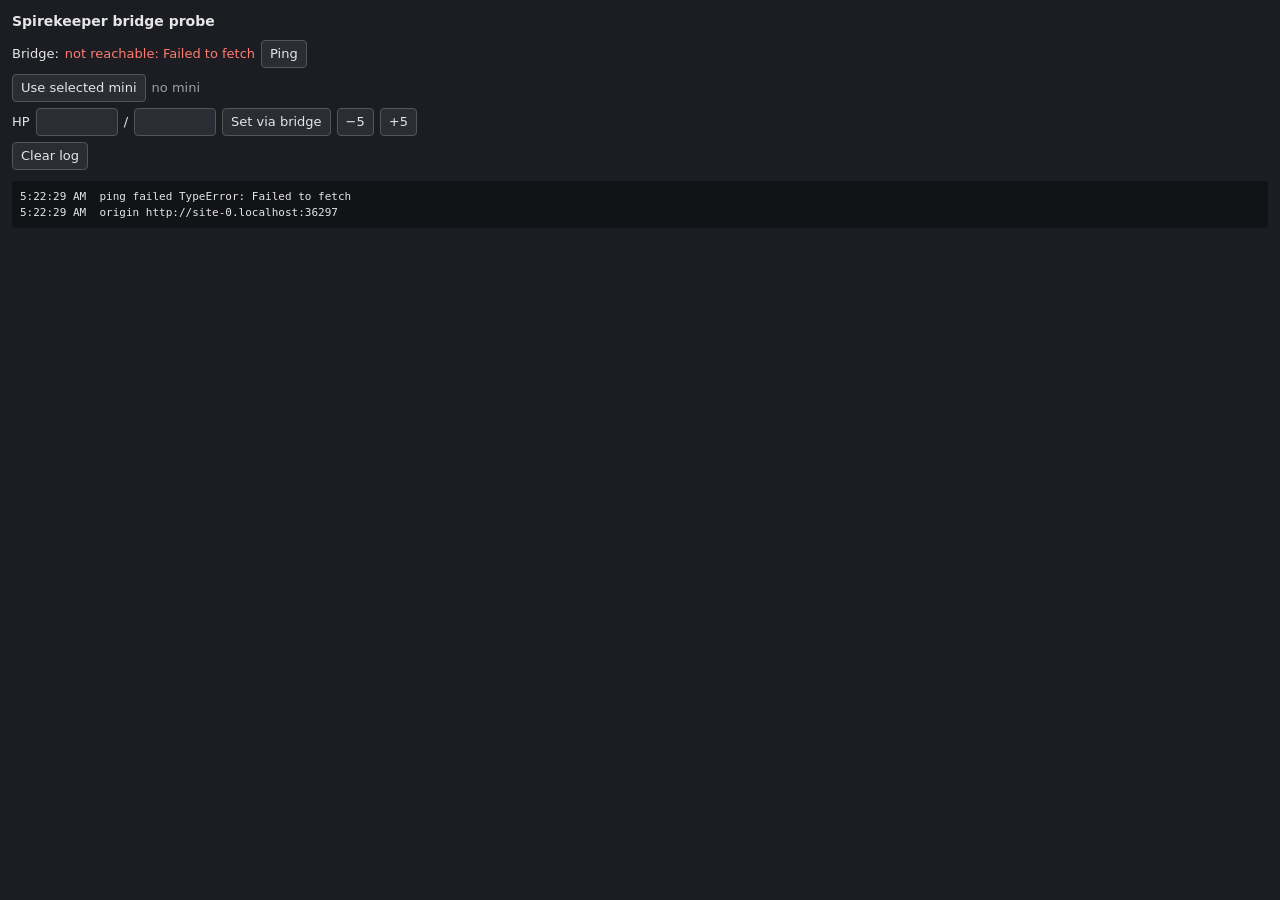
<file: plugin/probe-symbiote/index.html>
<!doctype html>
<html lang="en">
<head>
<meta charset="utf-8">
<title>Bridge probe</title>
<style>
  body { margin: 0; padding: 12px; font: 13px/1.4 system-ui, sans-serif;
         background: var(--ts-background-primary, #1b1d22); color: var(--ts-color-primary, #e6e6e6); }
  h1 { font-size: 14px; margin: 0 0 8px; }
  .row { display: flex; gap: 6px; align-items: center; margin: 6px 0; flex-wrap: wrap; }
  button, input { font: inherit; padding: 4px 8px; border-radius: 4px; border: 1px solid #555;
                  background: #2a2d34; color: inherit; }
  input { width: 64px; }
  .ok { color: #7bd88f; } .bad { color: #ff7b72; } .dim { opacity: .65; }
  pre { background: #111317; padding: 8px; border-radius: 4px; max-height: 260px; overflow: auto;
        white-space: pre-wrap; word-break: break-word; font-size: 11px; }
</style>
</head>
<body>
<h1>Spirekeeper bridge probe</h1>

<div class="row">Bridge: <span id="bridge" class="dim">checking…</span>
  <button id="ping">Ping</button></div>

<div class="row"><button id="use">Use selected mini</button>
  <span id="mini" class="dim">no mini</span></div>

<div class="row">HP <input id="hp" type="number"> / <input id="max" type="number">
  <button id="set">Set via bridge</button>
  <button id="dmg">−5</button><button id="heal">+5</button></div>

<div class="row"><button id="clear">Clear log</button></div>
<pre id="log"></pre>

<script>
const BRIDGE = "http://127.0.0.1:47817";
const $ = (id) => document.getElementById(id);
let creatureId = null;

function log(...parts) {
  const line = `${new Date().toLocaleTimeString()}  ${parts.map((p) =>
    typeof p === "string" ? p : JSON.stringify(p)).join(" ")}`;
  $("log").textContent = line + "\n" + $("log").textContent;
}

async function bridge(path, method = "GET") {
  const res = await fetch(BRIDGE + path, { method });
  return res.json();
}

async function ping() {
  try {
    const r = await bridge("/ping");
    const who = await bridge("/whoami");
    $("bridge").className = "ok";
    $("bridge").textContent = `connected (v${r.version}, ${who.canGm ? "GM" : "player"})`;
    log("ping", r, who);
  } catch (e) {
    $("bridge").className = "bad";
    $("bridge").textContent = "not reachable: " + e.message;
    log("ping failed", String(e));
  }
}

// Read the mini both ways: through TaleSpire's own symbiote API, and through
// the plugin. They should agree.
async function readMini() {
  if (!creatureId) return;
  const ts = await TS.creatures.getMoreInfo([{ id: creatureId }]);
  const info = Array.isArray(ts) ? ts[0] : null;
  let viaBridge = null;
  try { viaBridge = await bridge(`/creature?id=${encodeURIComponent(creatureId)}`); }
  catch (e) { log("bridge read failed", String(e)); }
  if (info) {
    $("mini").className = "";
    $("mini").textContent = `${info.name}: ${info.hp?.value}/${info.hp?.max}`;
    $("hp").value = info.hp?.value ?? "";
    $("max").value = info.hp?.max ?? "";
  }
  log("read", { ts: info && { name: info.name, hp: info.hp, emotes: info.idsOfActivePersistentEmotes }, bridge: viaBridge });
}

async function useSelected() {
  const sel = await TS.creatures.getSelectedCreatures();
  if (!Array.isArray(sel) || !sel.length) return log("select a mini first");
  creatureId = sel[0].id;
  await readMini();
}

async function setHp(value, max) {
  if (!creatureId) return log("pick a mini first");
  const q = `id=${encodeURIComponent(creatureId)}&value=${value}` + (max !== "" ? `&max=${max}` : "");
  try { log("set", await bridge(`/hp?${q}`, "POST")); }
  catch (e) { log("set failed", String(e)); }
}

$("ping").onclick = ping;
$("use").onclick = useSelected;
$("set").onclick = () => setHp($("hp").value, $("max").value);
$("dmg").onclick = () => setHp(Number($("hp").value || 0) - 5, $("max").value);
$("heal").onclick = () => setHp(Number($("hp").value || 0) + 5, $("max").value);
$("clear").onclick = () => { $("log").textContent = ""; };

// TaleSpire calls these by name, as declared in manifest.json
function onCreatureStateChange(event) {
  if (event?.payload?.id !== creatureId) return;
  log("event", event.kind, event.payload);
  readMini();
}
function onCreatureSelectionChange() {}

log("origin", location.origin || location.href);
ping();
</script>
</body>
</html>
</file>
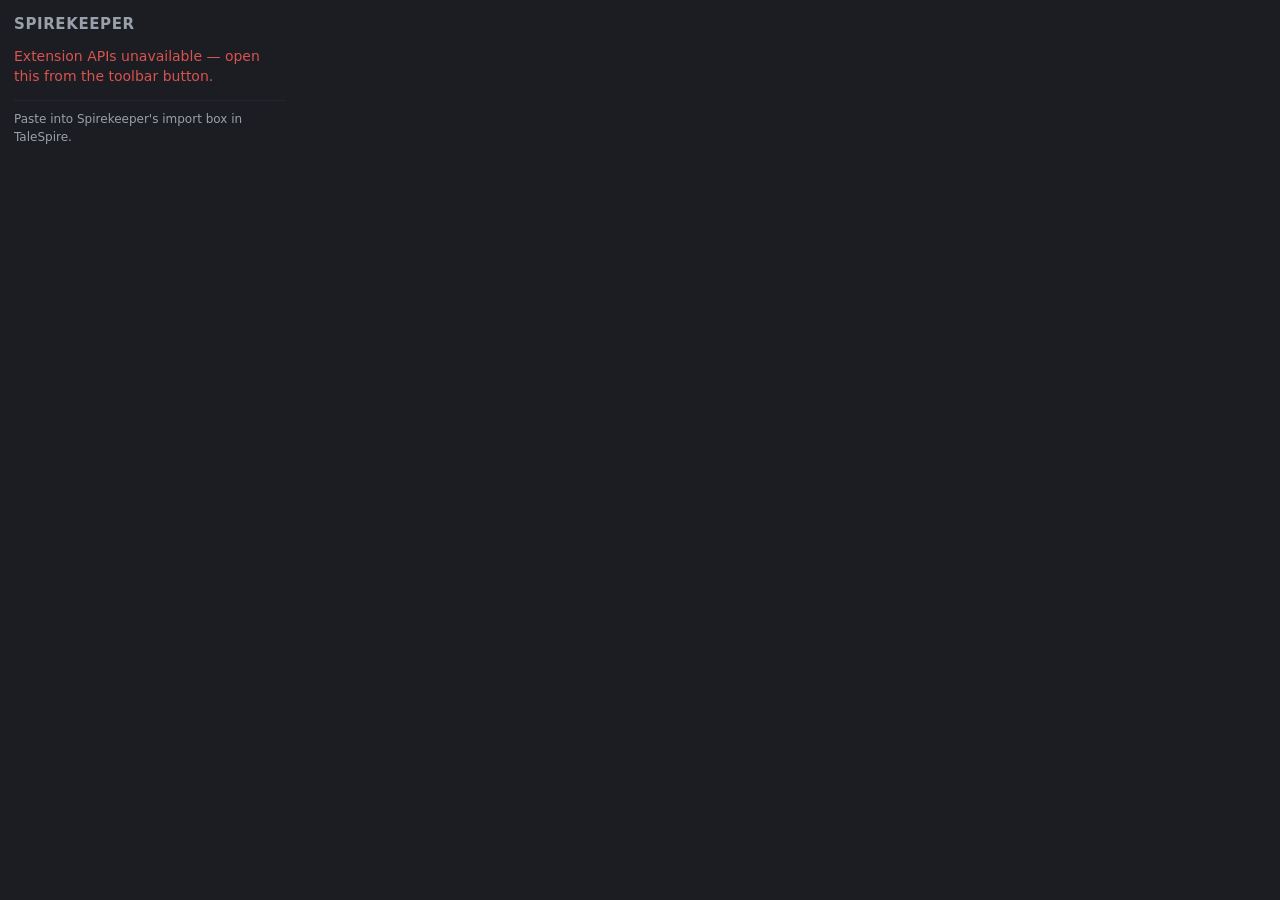
<file: extension/popup.html>
<!doctype html>
<html lang="en">
<head>
  <meta charset="utf-8">
  <title>Spirekeeper Importer</title>
  <link rel="stylesheet" href="popup.css">
</head>
<body>
  <h1>Spirekeeper</h1>

  <div id="state" class="state">
    <p class="status" id="status">Looking for a character…</p>
  </div>

  <div id="found" class="found hidden">
    <p class="char-name" id="char-name"></p>
    <p class="char-line" id="char-line"></p>
    <button id="copy" class="btn btn-primary">Copy for Spirekeeper</button>
    <p class="hint" id="hint"></p>
  </div>

  <p class="foot">Paste into Spirekeeper's import box in TaleSpire.</p>

  <script src="ddb.js"></script>
  <script src="popup.js"></script>
</body>
</html>
</file>
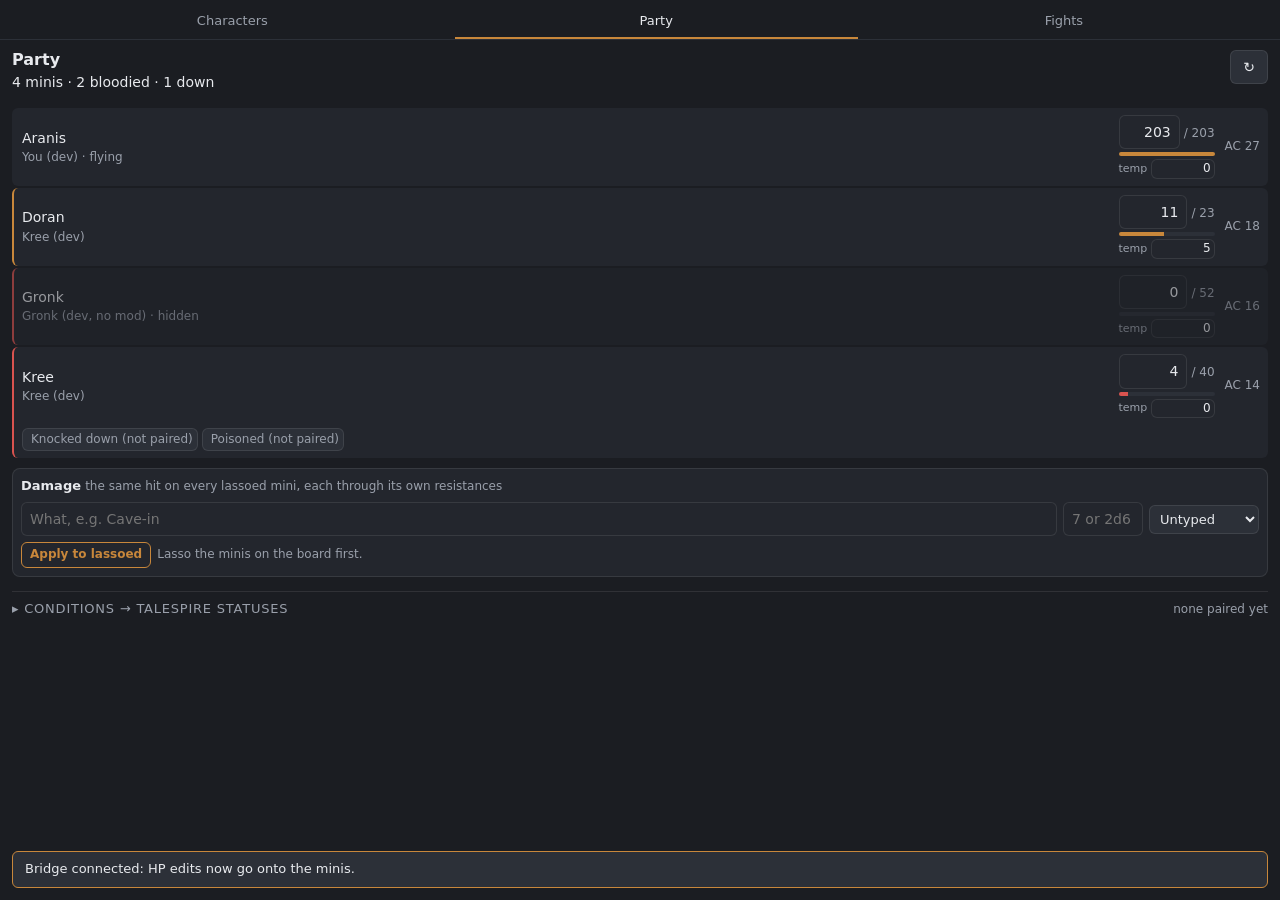
<file: symbiote/sheet.html>
<!DOCTYPE html>
<html lang="en">
<head>
  <meta charset="utf-8">
  <title>Spirekeeper</title>
  <link rel="stylesheet" href="sheet.css">
</head>
<body>

<!-- GM only: the views a GM moves between, with or without a character open -->
<nav id="gm-nav" class="gm-nav tabs hidden" aria-label="GM views">
  <button id="nav-sheet" class="tab" type="button" title="Your character, or the character list">Characters</button>
  <button id="nav-party" class="tab" type="button" title="Everyone on the board">Party</button>
  <button id="nav-encounters" class="tab" type="button" title="Encounters, monsters and initiative">Fights</button>
</nav>

<!-- Import: shown until a sheet is loaded, and reachable again from the header. -->
<section id="import-view" class="view">
  <h1>Spirekeeper</h1>
  <p class="lede">Bring a D&amp;D Beyond character into TaleSpire. <span id="app-version" class="version"></span></p>

  <!-- One character link, two ways in: the bridge fetches it directly, or the
       JSON link is opened in a browser and the reply pasted below. The paste
       box also takes what the browser extension copies (private characters). -->
  <div class="import-main">
    <div class="import-link">
      <label class="step-label" for="ddb-link">Character link</label>
      <div class="row">
        <input id="ddb-link" type="text" placeholder="https://www.dndbeyond.com/characters/123456789" spellcheck="false">
        <button id="ddb-fetch" class="btn btn-primary hidden" title="The bridge fetches the character and imports it">Fetch</button>
        <button id="resolve-link" class="btn" title="Get an address to open in your browser, then paste what it shows below">Get JSON link</button>
      </div>
      <p id="fetch-status" class="status"></p>
      <div id="step-fetch" class="json-link hidden">
        <div class="row">
          <code id="json-url" class="url">—</code>
          <button id="copy-url" class="btn" disabled>Copy</button>
        </div>
        <p class="hint">Open it in your browser, select all, copy, and paste it into the box below.</p>
      </div>
      <p class="hint">
        The character must be set to <b>Public</b> on D&amp;D Beyond.
        <span id="fetch-hint" class="hidden"><b>Fetch</b> imports it straight away through the bridge.</span>
        <b>Get JSON link</b> works without the bridge.
      </p>
    </div>

    <label class="step-label" for="json-input">Paste character JSON</label>
    <textarea id="json-input" placeholder="Paste here, or drop a .json file anywhere on this panel" spellcheck="false"></textarea>
    <div class="row">
      <button id="import-json" class="btn btn-primary">Import character</button>
      <span id="import-status" class="status"></span>
    </div>
    <p class="hint">
      What the JSON link shows, or what the <b>Spirekeeper</b> browser extension copies.
      The extension uses your signed-in D&amp;D Beyond session, so private characters work.
    </p>
  </div>

  <div id="library" class="library hidden">
    <div class="library-head">
      <h2>Imported characters</h2>
      <button id="library-refresh-all" class="btn btn-small hidden" title="Fetch every character from D&amp;D Beyond again, keeping HP, slots and conditions">Refresh all</button>
    </div>
    <ul id="library-list"></ul>
    <p id="library-usage" class="hint"></p>
  </div>

</section>

<!-- Sheet -->
<!-- Saving throws this panel is running: on every view, since a GM may be in Fights -->
<div id="save-sessions" class="save-sessions hidden"></div>
<!-- GM: a monster's attack or damage waiting for a target, or for a hit/miss call -->
<div id="monster-prompts" class="monster-prompts hidden"></div>

<section id="sheet-view" class="view hidden">
  <header class="sheet-header">
    <img id="avatar" class="avatar hidden" alt="">
    <div class="who">
      <h1 id="char-name">—</h1>
      <p id="char-meta">—</p>
      <!-- Which mini this sheet speaks for; the button links or unlinks -->
      <div id="bind-bar" class="bind-bar">
        <span id="bind-status">No mini linked</span>
        <button id="bind-btn" class="link-btn">Link selected mini</button>
      </div>
    </div>
    <button id="open-library" class="icon-btn" title="Switch or import a character">☰</button>
  </header>

  <!-- AC, speed, initiative and HP in one card. The HP box takes -7 (damage),
       +5 (healing) or =20 (set); "more" holds the rarer HP business. -->
  <div class="vitals-card card">
    <div class="tile"><span class="tile-label">AC</span><span id="v-ac" class="tile-value">—</span></div>
    <div class="tile"><span class="tile-label">SPD</span><span id="v-speed" class="tile-value">—</span></div>
    <button id="roll-initiative" class="tile tile-btn tile-roll" title="Roll initiative"><span class="tile-label">INIT</span><span id="v-init" class="tile-value">—</span><span class="tile-hint">roll</span></button>
    <div class="hp-block">
      <div class="hp-label"><span>HP</span><span id="v-temp" class="hp-temp"></span></div>
      <div class="hp-row">
        <div class="hp-meter" aria-hidden="true"><i id="hp-fill"></i><i id="hp-temp-fill" class="is-temp"></i></div>
        <span id="v-hp" class="hp-num">—</span>
      </div>
      <div class="hp-input-row">
        <input id="hp-input" type="text" inputmode="numeric" placeholder="−7 / +5 / =20" aria-label="Change HP: -7 for damage, +5 for healing, =20 to set" spellcheck="false">
        <button id="hp-temp-btn" class="btn btn-small" title="Set temporary HP to the number in the box">Temp</button>
        <button id="hp-more" class="link-btn" aria-expanded="false" aria-controls="hp-drawer">more</button>
      </div>
    </div>
  </div>

  <div id="hp-drawer" class="hp-drawer card hidden">
    <!-- Changes to maximum HP (Aid, a wraith's Life Drain). Not temp HP: these
         move the maximum itself, and all of them end on a long rest. -->
    <div class="drawer-row">
      <span class="drawer-label">Max HP</span>
      <input id="maxhp-amount" type="number" value="5" aria-label="Change to maximum hit points, negative to lower it">
      <input id="maxhp-name" class="maxhp-name" type="text" placeholder="Aid, Life Drain…" aria-label="What changed your maximum hit points" spellcheck="false">
      <button id="maxhp-add" class="btn btn-small" title="Raise (or, with a negative number, lower) your maximum HP until a long rest">Add</button>
    </div>
    <div id="maxhp-mods" class="maxhp-mods"></div>
    <div class="drawer-row"><span class="drawer-label">Hit dice</span><div id="hit-dice" class="hit-dice"></div></div>
    <div class="drawer-row">
      <span class="drawer-label">Rest</span>
      <button id="rest-short" class="btn btn-small btn-ghost">Short rest</button>
      <button id="rest-long" class="btn btn-small btn-ghost">Long rest</button>
    </div>
  </div>

  <!-- Concentration, buffs and conditions as pills, then the roll mode.
       Shift/Ctrl-click a roll button is the shortcut for the mode. -->
  <div class="pill-row">
    <span id="concentration" class="pill pill-conc hidden"><span id="conc-label"></span><button id="conc-drop" class="chip-btn" title="Drop concentration">×</button></span>
    <span id="effect-pills" class="pill-group"></span>
    <span id="conditions" class="pill-group"></span>
    <select id="condition-pick" class="pill pill-add" aria-label="Add a condition"></select>
    <button id="condition-add" class="hidden">Add</button>
    <button id="pick-target-pill" class="pill pill-add hidden" title="Pick a target on the board">◎ Target</button>
    <div class="mode-bar" role="radiogroup" aria-label="Roll mode" title="Applies to every roll until you change it. Shift-click and Ctrl-click a roll also work where the host passes modifier keys through.">
      <button class="mode-btn is-active" data-mode="normal" role="radio" aria-checked="true">Normal</button>
      <button class="mode-btn" data-mode="advantage" role="radio" aria-checked="false">Adv</button>
      <button class="mode-btn" data-mode="disadvantage" role="radio" aria-checked="false">Dis</button>
    </div>
  </div>
  <!-- What the conditions do to you, one short line each -->
  <ul id="condition-effects" class="condition-effects"></ul>
  <p id="condition-preview" class="hidden"></p>

  <!-- In initiative, or with a target picked: whose turn, the target, and this turn's movement and actions -->
  <div id="combat-card" class="combat-card card hidden">
    <div class="combat-head">
      <span id="init-queue" class="combat-turn">Not in initiative</span>
      <span class="combat-target">
        <button id="pick-target" class="link-btn">Pick target</button>
        <span id="target-status" class="status hidden">No target</span>
        <button id="clear-target" class="chip-btn hidden" title="Clear the target">×</button>
      </span>
    </div>
    <!-- Shown when TaleSpire goes into initiative and you haven't rolled yet -->
    <button id="init-prompt" class="btn btn-gold is-fill hidden" title="Roll d20 plus your initiative bonus">Roll initiative</button>
    <div id="turn-bar" class="turn-bar hidden" aria-label="This turn"></div>
  </div>

  <div id="staged-roll" class="staged-roll hidden"></div>
  <div id="save-prompts" class="save-prompts hidden"></div>
  <div id="turn-prompts" class="turn-prompts hidden"></div>
  <div id="pending-damage" class="pending hidden"></div>
  <div id="effect-inbox" class="inbox"></div>

  <nav class="tabs" role="tablist">
    <button class="tab is-active" data-tab="actions" role="tab" aria-selected="true">Actions</button>
    <button class="tab" data-tab="spells" role="tab" aria-selected="false">Spells</button>
    <button class="tab" data-tab="checks" role="tab" aria-selected="false">Checks</button>
    <button class="tab" data-tab="gear" role="tab" aria-selected="false">Gear</button>
    <button class="tab" data-tab="notes" role="tab" aria-selected="false">Notes</button>
    <button class="tab" data-tab="info" role="tab" aria-selected="false">Info</button>
  </nav>

  <div id="tab-actions" class="tab-panel" role="tabpanel">

    <div id="attacks"></div>
    <div id="resources"></div>
    <section class="effects">
      <div class="effects-head">
        <h2>Active effects</h2>
        <button id="effect-add-toggle" class="link-btn" aria-expanded="false" aria-controls="effect-add">+ Add</button>
      </div>
      <div id="effect-list" class="effect-list"></div>
      <div id="effect-add" class="effect-add card hidden">
      <div id="effect-presets" class="effect-presets"></div>
      <button id="effect-custom-toggle" class="link-btn">Custom effect…</button>
      <form id="effect-custom" class="effect-custom hidden">
        <input id="effect-name" type="text" placeholder="Name, e.g. Bardic Inspiration" spellcheck="false">
        <input id="effect-bonus" type="text" placeholder="+2 or 1d4" spellcheck="false">
        <div class="effect-targets">
          <label><input type="checkbox" value="attack"> Attack</label>
          <label><input type="checkbox" value="save"> Saves</label>
          <label><input type="checkbox" value="check"> Checks</label>
          <label><input type="checkbox" value="damage"> Damage</label>
          <label><input type="checkbox" value="ac"> AC</label>
          <label><input id="effect-once" type="checkbox"> Once only</label>
        </div>
        <label class="effect-lasts">Lasts
          <select id="effect-lasts">
            <option value="">Until removed</option>
            <option value="start1">Until the start of my next turn</option>
            <option value="end1">Until the end of my next turn</option>
            <option value="r1">1 round</option>
            <option value="r10">1 minute (10 rounds)</option>
            <option value="r100">10 minutes (100 rounds)</option>
          </select>
        </label>
        <button type="submit" class="btn btn-small btn-primary">Add effect</button>
      </form>
      <div id="weapon-pick-panel" class="grant-panel hidden">
        <h2 id="weapon-pick-title">Apply to which weapon?</h2>
        <div id="weapon-pick-list" class="grant-recipients"></div>
        <div class="row">
          <button id="weapon-pick-cancel" class="btn btn-small btn-ghost">Cancel</button>
        </div>
      </div>
      </div>

      <!-- Inline rather than a <dialog>: a modal is awkward in a 400px sidebar,
           and this avoids depending on dialog close-event behaviour we can't
           verify inside TaleSpire's embedded Chromium. -->
      <div id="grant-panel" class="grant-panel hidden">
        <h2 id="grant-title">Grant effect</h2>
        <p class="hint">Anyone whose panel is closed, or who doesn't have the mod, gets a chat message instead.</p>
        <div id="grant-recipients" class="grant-recipients"></div>
        <div class="row">
          <button id="grant-confirm" class="btn btn-small btn-primary">Grant</button>
          <button id="grant-cancel" class="btn btn-small btn-ghost">Cancel</button>
        </div>
      </div>
    </section>

  </div>

  <div id="tab-spells" class="tab-panel hidden" role="tabpanel">
    <div id="slots" class="slots"></div>
    <p id="slots-note" class="hint"></p>
    <div id="spells"></div>
  </div>

  <div id="tab-checks" class="tab-panel hidden" role="tabpanel">
    <div class="stat-strip">
      <div class="card stat-mini"><span>Proficiency</span><b id="v-prof">—</b></div>
      <div class="card stat-mini"><span>Passive Perception</span><b id="v-pp">—</b></div>
    </div>
    <h2>Ability checks</h2>
    <div id="abilities" class="grid-rolls"></div>
    <h2>Saving throws</h2>
    <div id="saves" class="grid-rolls"></div>
    <p id="saves-note" class="hint"></p>
    <h2>Skills</h2>
    <div id="skills" class="grid-rolls"></div>
  </div>

  <div id="tab-gear" class="tab-panel hidden" role="tabpanel">
    <p id="gear-note" class="hint"></p>
    <div id="gear-worn"></div>
    <h2>Carried</h2>
    <div id="gear-carried"></div>
  </div>

  <!-- Session notes. Kept with the character and never posted anywhere: the
       point is to write something down mid-fight without leaving TaleSpire. -->
  <div id="tab-notes" class="tab-panel hidden" role="tabpanel">
    <div class="note-add">
      <input id="note-input" type="text" placeholder="Jot something down — Enter to keep it" autocomplete="off">
      <button id="note-save" class="btn btn-small btn-primary">Add</button>
    </div>
    <div id="notes"></div>
    <p class="hint">
      Notes stay on this character, on this machine. Nothing is posted to chat, and
      a rest doesn't clear them. Click a note to edit it.
    </p>
  </div>

  <div id="tab-info" class="tab-panel hidden" role="tabpanel">
    <div id="senses" class="info-block"></div>
    <h2>Features</h2>
    <ul id="features" class="plain-list"></ul>
    <div id="meta-block" class="info-block"></div>
  </div>
</section>

<!-- GM: a live read-only view of the party. Only a GM's client is given the
     stats behind it, so the button that opens this is hidden for players. -->
<section id="party-view" class="view hidden">
  <header class="sheet-header">
    <div class="who">
      <h1>Party</h1>
      <p id="party-meta">—</p>
    </div>
    <button id="party-refresh" class="btn btn-ghost" title="Re-read the board">↻</button>
  </header>
  <div id="party-list" class="party-list"></div>

  <!-- GM: the same damage on several minis (a trap, a cave-in, a sweep) -->
  <form id="group-damage" class="group-damage card">
    <div class="group-damage-head"><b>Damage</b> <span class="hint">the same hit on every lassoed mini, each through its own resistances</span></div>
    <div class="row group-damage-row">
      <input id="group-damage-label" type="text" placeholder="What, e.g. Cave-in" spellcheck="false">
      <input id="group-damage-amount" type="text" placeholder="7 or 2d6" spellcheck="false" aria-label="Damage: a number, or dice to roll">
      <select id="group-damage-type" aria-label="Damage type">
        <option value="">Untyped</option>
        <option value="acid">Acid</option><option value="bludgeoning">Bludgeoning</option><option value="cold">Cold</option>
        <option value="fire">Fire</option><option value="force">Force</option><option value="lightning">Lightning</option>
        <option value="necrotic">Necrotic</option><option value="piercing">Piercing</option><option value="poison">Poison</option>
        <option value="psychic">Psychic</option><option value="radiant">Radiant</option><option value="slashing">Slashing</option>
        <option value="thunder">Thunder</option>
      </select>
    </div>
    <div class="row group-damage-row">
      <button id="group-damage-apply" type="submit" class="btn btn-small btn-gold">Apply to lassoed</button>
      <span id="group-damage-hint" class="hint"></span>
    </div>
  </form>

  <!-- GM: pair each 5e condition with one of TaleSpire's radial-menu statuses,
       once. Set up and then rarely touched, so it stays folded away. -->
  <details id="status-map-box" class="status-map-box">
    <summary><span>Conditions → TaleSpire statuses</span><span id="status-map-count" class="sub"></span></summary>
    <div id="status-map" class="status-map"></div>
  </details>
</section>

<!-- GM: encounters. Prepared fights, the minis standing in for them, and
     TaleSpire's turn order alongside. -->
<section id="encounters-view" class="view hidden">
  <header class="sheet-header">
    <div class="who">
      <h1>Fights</h1>
      <p id="encounters-meta">—</p>
    </div>
  </header>

  <!-- Adventures: folders of encounters within the campaign -->
  <div class="adventure-bar">
    <label class="adventure-label" for="adventure-pick">Adventure</label>
    <select id="adventure-pick" aria-label="Adventure"></select>
    <button id="adventure-menu-btn" class="btn btn-small btn-ghost" aria-haspopup="true" aria-expanded="false" aria-controls="adventure-menu" title="Rename, archive or delete this adventure">⋯</button>
  </div>
  <div id="adventure-menu" class="adventure-menu hidden" role="menu">
    <button id="adventure-rename" class="btn btn-small btn-ghost" role="menuitem">Rename</button>
    <button id="adventure-archive" class="btn btn-small btn-ghost" role="menuitem">Archive</button>
    <button id="adventure-delete" class="btn btn-small btn-ghost" role="menuitem">Delete…</button>
  </div>
  <form id="adventure-form" class="row adventure-form hidden">
    <input id="adventure-name" type="text" placeholder="Adventure name, e.g. Greymere" spellcheck="false">
    <button type="submit" id="adventure-save" class="btn btn-small btn-primary">Create</button>
    <button type="button" id="adventure-cancel" class="btn btn-small btn-ghost">Cancel</button>
  </form>

  <div class="row">
    <input id="encounter-name" type="text" placeholder="New encounter name" spellcheck="false">
    <button id="encounter-new" class="btn btn-small">Create</button>
  </div>

  <div id="encounters-list" class="encounters-list"></div>

  <div id="encounter-detail" class="encounter-detail"></div>

  <!-- Parked here while no encounter is open; the open encounter shows them
       inside itself (lib/encounters.js moves them in on every draw). The SRD set
       ships with the mod; Open5e is opt-in because it is the only request this
       panel makes off your machine. -->
  <div id="fight-parts" class="hidden">
    <div id="monster-add" class="monster-add">
      <h3 class="bestiary-heading">Add monsters</h3>
      <div class="row bestiary-search">
        <input id="bestiary-query" type="text" placeholder="Search monsters" spellcheck="false">
        <label class="inline-check" title="Search Open5e's full catalogue. This sends the search term off your machine.">
          <input id="bestiary-online" type="checkbox"> Open5e
        </label>
      </div>
      <div class="row monster-add-opts">
        <label class="inline-check">How many <input id="bestiary-count" type="number" min="1" max="20" value="1"></label>
        <label class="inline-check" title="Hit points for each one added">HP
          <select id="monster-hp-mode">
            <option value="average">Average</option>
            <option value="max">Max</option>
            <option value="roll">Rolled</option>
          </select>
        </label>
      </div>
      <div id="bestiary-results" class="bestiary-results"></div>
      <div id="monster-preview" class="monster-preview"></div>
    </div>
    <div id="bestiary-sheet" class="bestiary-sheet"></div>
  </div>
</section>

<!-- Who is inside a spell's area; shown over whichever view is open -->
<div id="zone-card" class="zone-card hidden" role="dialog" aria-label="Spell zone"></div>

<div id="toast" class="toast hidden"></div>
<div id="drop-overlay" class="drop-overlay hidden">Drop a character JSON file</div>

<!-- Recent events, with undo for the last change (see History in app.js) -->
<section id="event-log" class="event-log hidden" aria-label="Recent events">
  <div class="event-head">
    <h2>Recent events</h2>
    <button id="event-undo" class="btn btn-small btn-gold" disabled>↶ Undo</button>
    <button id="event-toggle" class="link-btn">▾ hide</button>
  </div>
  <ol id="event-list" class="event-list"></ol>
</section>

<script src="lib/ddb.js"></script>
<script src="lib/damage.js"></script>
<script src="lib/saves.js"></script>
<script src="lib/range.js"></script>
<script src="lib/board.js"></script>
<script src="lib/bridge.js"></script>
<script src="lib/vitals.js"></script>
<script src="lib/statuses.js"></script>
<script src="lib/zones.js"></script>
<script src="lib/turns.js"></script>
<script src="lib/classfx.js"></script>
<script src="lib/store.js"></script>
<script src="lib/rolls.js"></script>
<script src="lib/party.js"></script>
<script src="lib/gm.js"></script>
<script src="lib/spells.js"></script>
<script src="lib/spellparse.js"></script>
<script src="lib/spellform.js"></script>
<script src="lib/monsters.js"></script>
<script src="lib/bestiary.js"></script>
<script src="lib/encounters.js"></script>
<script src="app.js"></script>
</body>
</html>
</file>
<file: extension/popup.css>
/* Deliberately close to the Symbiote's own palette, so the two halves of
   Spirekeeper read as one tool rather than two. The panel takes its colours
   from TaleSpire at runtime; these are the fallbacks that file uses. */
:root {
  --fg: #e8eaee;
  --fg-dim: #9aa0ab;
  --bg: #1b1d22;
  --bg-2: #23262d;
  --accent: #c8873b;
  --accent-hover: #daa05c;
  --accent-bg: #4a3418;
  --danger: #d9534f;
  --btn-bg: #3a3f49;
  --radius: 4px;
}

* { box-sizing: border-box; }

body {
  width: 300px;
  margin: 0;
  padding: 14px;
  background: var(--bg);
  color: var(--fg);
  font-family: "Segoe UI", system-ui, sans-serif;
  font-size: 14px;
  line-height: 1.45;
}

h1 {
  margin: 0 0 10px;
  font-size: 15px;
  letter-spacing: 0.04em;
  text-transform: uppercase;
  color: var(--fg-dim);
}

.hidden { display: none !important; }

.status { margin: 0; color: var(--fg-dim); }
.status.is-error { color: var(--danger); }

.char-name {
  margin: 0;
  font-size: 17px;
  font-weight: 600;
}

.char-line {
  margin: 2px 0 12px;
  color: var(--fg-dim);
  font-size: 13px;
}

.btn {
  width: 100%;
  padding: 8px 10px;
  border: 0;
  border-radius: var(--radius);
  background: var(--btn-bg);
  color: var(--fg);
  font: inherit;
  cursor: pointer;
}
.btn:hover { background: #454b56; }
.btn:disabled { opacity: 0.5; cursor: default; }

.btn-primary { background: var(--accent); color: #1b1d22; font-weight: 600; }
.btn-primary:hover { background: var(--accent-hover); }

.btn.is-done { background: var(--accent-bg); color: var(--accent-hover); }

.hint {
  margin: 8px 0 0;
  font-size: 12px;
  color: var(--fg-dim);
  min-height: 1em;
}

.foot {
  margin: 14px 0 0;
  padding-top: 10px;
  border-top: 1px solid var(--bg-2);
  font-size: 12px;
  color: var(--fg-dim);
}

button:focus-visible { outline: 2px solid var(--accent); outline-offset: 2px; }
</file>
<file: symbiote/sheet.css>
/*
 * Styling rides on the CSS variables TaleSpire injects via the "colorStyles"
 * extra, so the panel follows the game's theme (including the high-contrast
 * theme when that ships) with no work on our side.
 *
 * Every var carries a fallback so the panel is still developable in a normal
 * browser, where TaleSpire isn't there to inject anything.
 *
 * Per the docs: don't misuse a colour against its name. Background vars stay in
 * the background, foreground vars stay in the foreground — otherwise a future
 * palette update breaks the panel.
 */

:root {
  --fg: var(--ts-color-primary, #e8eaee);
  --fg-dim: var(--ts-color-secondary, #9aa0ab);
  --bg: var(--ts-background-primary, #1b1d22);
  --bg-2: var(--ts-background-secondary, #23262d);
  --bg-3: var(--ts-background-tertiary, #2c3038);
  --accent: var(--ts-accent-primary, #c8873b);
  --accent-hover: var(--ts-accent-hover, #daa05c);
  --accent-bg: var(--ts-accent-background, #4a3418);
  --danger: var(--ts-color-danger, #d9534f);
  --btn-bg: var(--ts-button-background, #3a3f49);
  --border: var(--ts-accessibility-border, rgba(255, 255, 255, 0.09));
  --focus: var(--ts-accessibility-focus, #c8873b);

  --gap: 10px;
  --radius: 6px;

  /* The redesign's card language. Gold is TaleSpire's accent; the lines are a
     faint light over whatever background the theme gives. */
  --gold: var(--accent);
  --gold-bg: var(--accent-bg);
  --card: var(--bg-2);
  --card-2: var(--bg-3);
  --line: rgba(255, 255, 255, 0.09);
  --ok: #62b878;
  --ok-bg: rgba(98, 184, 120, 0.14);
  --info: #7ea6e0;
  --info-bg: rgba(126, 166, 224, 0.14);
  --bad-bg: rgba(217, 83, 79, 0.16);
  --prof: #4fc1b0;
}

* { box-sizing: border-box; }

body {
  margin: 0;
  padding: 12px;
  background: var(--bg);
  color: var(--fg);
  font-family: var(--ts-font-family, "Segoe UI", system-ui, sans-serif);
  font-size: 14px;
  line-height: 1.45;
}

h1 { font-size: 18px; margin: 0 0 2px; }
h2 { font-size: 13px; margin: 18px 0 6px; color: var(--fg-dim); text-transform: uppercase; letter-spacing: 0.06em; }
p { margin: 0 0 8px; }

.hidden { display: none !important; }
.dimmed { opacity: 0.45; }

/* Focus must be visible for keyboard users; the high-contrast theme supplies
   a real colour, the default theme makes it transparent. */
button:focus-visible,
input:focus-visible,
textarea:focus-visible {
  outline: 2px solid var(--focus);
  outline-offset: 2px;
}

/* ---------- buttons ---------- */

.btn {
  background: var(--btn-bg);
  color: var(--fg);
  border: 1px solid var(--border);
  border-radius: var(--radius);
  padding: 6px 12px;
  font: inherit;
  cursor: pointer;
  white-space: nowrap;
}

.btn:hover:not(:disabled) { background: var(--accent-hover); }
.btn:disabled { opacity: 0.4; cursor: default; }

.btn-primary { background: var(--accent); }
.btn-ghost { background: var(--bg-3); }
.btn-small { padding: 3px 8px; font-size: 12px; }

/* ---------- import view ---------- */

.lede { color: var(--fg-dim); margin-bottom: 16px; }

.steps { list-style: none; counter-reset: step; padding: 0; margin: 0; }

.steps > li {
  counter-increment: step;
  margin-bottom: 18px;
  padding-left: 26px;
  position: relative;
}

.steps > li::before {
  content: counter(step);
  position: absolute;
  left: 0;
  top: 1px;
  width: 18px;
  height: 18px;
  border-radius: 50%;
  background: var(--bg-3);
  color: var(--fg-dim);
  font-size: 11px;
  display: grid;
  place-items: center;
}

.step-label, .step-labelup { display: block; margin-bottom: 6px; font-weight: 600; }

.row { display: flex; gap: var(--gap); align-items: center; flex-wrap: wrap; }

input[type="text"], textarea {
  background: var(--bg-2);
  color: var(--fg);
  border: 1px solid var(--border);
  border-radius: var(--radius);
  padding: 6px 8px;
  font: inherit;
  flex: 1 1 180px;
  min-width: 0;
}

textarea {
  width: 100%;
  min-height: 90px;
  font-family: var(--ts-font-family-mono, ui-monospace, Menlo, monospace);
  font-size: 12px;
  resize: vertical;
  margin-bottom: 8px;
}

.url {
  flex: 1 1 180px;
  background: var(--bg-2);
  padding: 6px 8px;
  border-radius: var(--radius);
  font-family: var(--ts-font-family-mono, ui-monospace, Menlo, monospace);
  font-size: 11px;
  overflow-x: auto;
  white-space: nowrap;
  min-width: 0;
}

.hint { color: var(--fg-dim); font-size: 12px; margin-top: 6px; }
.status { color: var(--fg-dim); font-size: 12px; }
.status.error { color: var(--danger); }

.library ul { list-style: none; padding: 0; margin: 0; }
.library-head { display: flex; align-items: center; justify-content: space-between; gap: 8px; }
.import-link { margin-bottom: 16px; padding-bottom: 14px; border-bottom: 1px solid var(--line); }
.import-link .row input { flex: 1; min-width: 0; }
.import-link .json-link { margin: 4px 0 6px; }
.import-link .json-link .url { flex: 1; min-width: 0; overflow-wrap: anywhere; }
#fetch-status:empty { display: none; }

.library li {
  display: flex;
  align-items: center;
  gap: var(--gap);
  padding: 6px 8px;
  background: var(--bg-2);
  border: 1px solid var(--border);
  border-radius: var(--radius);
  margin-bottom: 6px;
}

.library li .name { flex: 1; cursor: pointer; }
.library li .sub { color: var(--fg-dim); font-size: 12px; }

/* ---------- sheet header ---------- */

.sheet-header { display: flex; align-items: center; gap: var(--gap); margin-bottom: 10px; }
.sheet-header .who { flex: 1; min-width: 0; }
.sheet-header h1 { overflow: hidden; text-overflow: ellipsis; white-space: nowrap; }
#char-meta { color: var(--fg-dim); font-size: 12px; margin: 0; }

.avatar { width: 42px; height: 42px; border-radius: var(--radius); object-fit: cover; }

.bind-bar {
  display: flex;
  align-items: center;
  gap: var(--gap);
  background: var(--bg-2);
  border: 1px solid var(--border);
  border-radius: var(--radius);
  padding: 5px 8px;
  margin-bottom: 10px;
  font-size: 12px;
}

#bind-status { flex: 1; color: var(--fg-dim); }
#bind-status.is-bound { color: var(--accent); }

/* ---------- vitals ---------- */

.vitals {
  display: grid;
  /* 96px keeps six vitals as two rows of three at panel width, rather than
     orphaning one on a second row. */
  grid-template-columns: repeat(auto-fit, minmax(96px, 1fr));
  gap: 6px;
  margin-bottom: 10px;
}

.vital {
  background: var(--bg-2);
  border: 1px solid var(--border);
  border-radius: var(--radius);
  padding: 6px 4px;
  text-align: center;
}

.vital-label { display: block; font-size: 10px; color: var(--fg-dim); text-transform: uppercase; letter-spacing: 0.05em; }
.vital-value { display: block; font-size: 17px; font-weight: 600; font-variant-numeric: tabular-nums; }

.conditions { display: flex; flex-wrap: wrap; gap: 6px; margin-bottom: 10px; }

.condition {
  background: var(--bg-3);
  border: 1px solid var(--danger);
  border-radius: var(--radius);
  padding: 2px 8px;
  font-size: 12px;
}

/* ---------- mode + tabs ---------- */

.mode-bar { display: flex; gap: 4px; margin-bottom: 4px; }

.mode-btn {
  flex: 1;
  background: var(--bg-3);
  color: var(--fg-dim);
  border: 1px solid var(--border);
  border-radius: var(--radius);
  padding: 5px;
  font: inherit;
  font-size: 12px;
  cursor: pointer;
}

.mode-btn.is-active { background: var(--accent); color: var(--fg); }
.mode-hint { margin-bottom: 10px; }

.tabs { display: flex; flex-wrap: wrap; gap: 2px; border-bottom: 1px solid var(--bg-3); margin-bottom: 10px; }

.tab {
  background: none;
  border: 0;
  border-bottom: 2px solid transparent;
  color: var(--fg-dim);
  padding: 6px 10px;
  font: inherit;
  font-size: 13px;
  cursor: pointer;
}

.tab.is-active { color: var(--fg); border-bottom-color: var(--accent); }

/* ---------- session notes ---------- */

.note-add { display: flex; gap: var(--gap); align-items: center; margin-bottom: 10px; }

.note {
  display: flex;
  align-items: flex-start;
  gap: var(--gap);
  background: var(--bg-2);
  border: 1px solid var(--border);
  border-radius: var(--radius);
  padding: 7px 10px;
  margin-bottom: 5px;
}

.note-body { flex: 1; min-width: 0; }

/* Editable in place, so fixing a typo doesn't mean deleting and retyping. */
.note-text {
  white-space: pre-wrap;
  overflow-wrap: anywhere;
  border-radius: var(--radius);
  padding: 1px 3px;
  margin: -1px -3px;
  cursor: text;
}

.note-text:focus-visible { outline: 2px solid var(--focus); background: var(--bg-3); }
.note-when { color: var(--fg-dim); font-size: 11px; }
.notes-empty { color: var(--fg-dim); font-size: 12px; }

/* ---------- rollable rows ---------- */

.target-bar { display: flex; align-items: center; gap: var(--gap); margin-bottom: 10px; }
#target-status { flex: 1; }
#target-status.has-target { color: var(--accent); }

.roll-row {
  display: flex;
  align-items: center;
  gap: var(--gap);
  width: 100%;
  background: var(--bg-2);
  border: 1px solid var(--border);
  border-radius: var(--radius);
  padding: 7px 10px;
  margin-bottom: 5px;
  color: inherit;
  font: inherit;
  text-align: left;
  cursor: pointer;
}

.roll-row:hover { background: var(--bg-3); }
.roll-row .rr-name { flex: 1; min-width: 0; overflow: hidden; text-overflow: ellipsis; }
.roll-row .rr-sub { color: var(--fg-dim); font-size: 12px; }
.roll-row .rr-value { font-variant-numeric: tabular-nums; font-weight: 600; min-width: 38px; text-align: right; }
.roll-row .rr-tag { color: var(--fg-dim); font-size: 11px; }

.grid-rolls { display: grid; grid-template-columns: repeat(auto-fit, minmax(150px, 1fr)); gap: 5px; }
.grid-rolls .roll-row { margin-bottom: 0; }

/* ---------- spells ---------- */

.slots { display: flex; flex-wrap: wrap; gap: 6px; margin-bottom: 10px; }

.slot {
  background: var(--bg-2);
  border: 1px solid var(--border);
  border-radius: var(--radius);
  padding: 4px 8px;
  font-size: 12px;
  font-variant-numeric: tabular-nums;
}

.slot.is-empty { color: var(--fg-dim); }

.spell-level { margin: 14px 0 6px; font-size: 12px; color: var(--fg-dim); text-transform: uppercase; letter-spacing: 0.06em; }

.spell {
  background: var(--bg-2);
  border: 1px solid var(--border);
  border-radius: var(--radius);
  margin-bottom: 5px;
  overflow: hidden;
}

.spell-head {
  display: flex;
  align-items: center;
  gap: var(--gap);
  width: 100%;
  background: none;
  border: 0;
  color: inherit;
  font: inherit;
  text-align: left;
  padding: 7px 10px;
  cursor: pointer;
}

.spell-head:hover { background: var(--bg-3); }
.spell-head .sp-name { flex: 1; min-width: 0; }
.spell-head .sp-tag { font-size: 11px; color: var(--fg-dim); }
.spell-body { padding: 0 10px 10px; font-size: 13px; border-top: 1px solid var(--bg-3); }
.spell-body .sp-meta { color: var(--fg-dim); font-size: 12px; margin: 8px 0; }
.spell-body .sp-desc { white-space: pre-wrap; max-height: 260px; overflow-y: auto; }
.spell-actions { display: flex; gap: 6px; flex-wrap: wrap; margin-top: 8px; }

.prepared-dot { color: var(--accent); }

/* ---------- info ---------- */

.plain-list { list-style: none; padding: 0; margin: 0; }

.plain-list li {
  padding: 5px 8px;
  background: var(--bg-2);
  border-radius: var(--radius);
  margin-bottom: 4px;
  font-size: 13px;
}

.plain-list li .sub { color: var(--fg-dim); font-size: 12px; }
.info-block { color: var(--fg-dim); font-size: 12px; margin: 8px 0; }

/* ---------- toast + drop ---------- */

.toast {
  position: fixed;
  left: 12px;
  right: 12px;
  bottom: calc(12px + var(--zone-card-h, 0px));
  background: var(--bg-3);
  border: 1px solid var(--accent);
  border-radius: var(--radius);
  padding: 8px 12px;
  font-size: 13px;
  z-index: 50; /* above the zone card */
}

.toast.is-error { border-color: var(--danger); }

.drop-overlay {
  position: fixed;
  inset: 0;
  background: var(--bg);
  opacity: 0.94;
  display: grid;
  place-items: center;
  border: 2px dashed var(--accent);
  font-size: 15px;
  z-index: 30;
}

@media (prefers-reduced-motion: no-preference) {
  .roll-row, .btn, .spell-head { transition: background-color 90ms ease; }
}

/* ---------- HP bar, hit dice, rests ---------- */

.hp-bar {
  display: flex;
  align-items: center;
  gap: 6px;
  flex-wrap: wrap;
  margin-bottom: 8px;
}

.hp-bar input[type="number"] {
  width: 52px;
  flex: 0 0 auto;
  background: var(--bg-2);
  color: var(--fg);
  border: 1px solid var(--border);
  border-radius: var(--radius);
  padding: 4px 6px;
  font: inherit;
  font-size: 13px;
}

.temp-label {
  display: flex;
  align-items: center;
  gap: 4px;
  font-size: 11px;
  color: var(--fg-dim);
  text-transform: uppercase;
  letter-spacing: 0.05em;
}

.hit-dice { display: flex; flex-wrap: wrap; gap: 6px; margin-bottom: 10px; }

.hd-chip {
  display: flex;
  align-items: center;
  gap: 8px;
  background: var(--bg-2);
  border: 1px solid var(--border);
  border-radius: var(--radius);
  padding: 4px 6px 4px 10px;
  font-size: 12px;
}

.hd-count { font-variant-numeric: tabular-nums; color: var(--fg-dim); }

/* ---------- pending damage ---------- */

.pending {
  display: flex;
  flex-direction: column;
  gap: 6px;
  margin-bottom: 10px;
}

.pending-row {
  display: flex;
  align-items: center;
  gap: 6px;
  flex-wrap: wrap;
  background: var(--bg-2);
  border: 1px solid var(--accent);
  border-radius: var(--radius);
  padding: 7px 10px;
}

.pending-label { flex: 1 1 100%; font-size: 13px; }

/* ---------- slots and upcasting ---------- */

.slot {
  color: inherit;
  font: inherit;
  font-size: 12px;
  cursor: pointer;
}

.slot-count { font-variant-numeric: tabular-nums; color: var(--fg-dim); margin-left: 4px; }
.slot.is-empty { opacity: 0.5; }

.spell-levels {
  display: flex;
  align-items: center;
  gap: 5px;
  flex-wrap: wrap;
  margin-top: 10px;
}

.level-chip {
  background: var(--bg-3);
  color: var(--fg-dim);
  border: 1px solid var(--border);
  border-radius: var(--radius);
  padding: 3px 9px;
  font: inherit;
  font-size: 12px;
  cursor: pointer;
  font-variant-numeric: tabular-nums;
}

.level-chip.is-active { background: var(--accent); color: var(--fg); }
.level-chip.is-empty { opacity: 0.4; }

/* ---------- active effects ---------- */

.effects { margin-bottom: 12px; }

.effects-head { display: flex; align-items: center; gap: var(--gap); }
.effects-head h2 { flex: 1; margin: 0 0 6px; }

.effect-presets { display: flex; flex-wrap: wrap; gap: 4px; margin-bottom: 8px; }

.effect-custom {
  display: flex;
  flex-direction: column;
  gap: 6px;
  background: var(--bg-2);
  border: 1px solid var(--border);
  border-radius: var(--radius);
  padding: 10px;
  margin-bottom: 8px;
}

.effect-custom input[type="text"] { flex: 1 1 auto; }

.effect-targets {
  display: flex;
  flex-wrap: wrap;
  gap: 4px 12px;
  font-size: 12px;
  color: var(--fg-dim);
}

.effect-targets label { display: flex; align-items: center; gap: 4px; }

.effect-list { display: flex; flex-direction: column; gap: 4px; }

.effect {
  display: flex;
  align-items: center;
  gap: 6px;
  background: var(--bg-2);
  border: 1px solid var(--accent);
  border-radius: var(--radius);
  padding: 5px 8px;
}

.effect.is-off { border-color: var(--border); opacity: 0.5; }

.effect-label {
  flex: 1;
  background: none;
  border: 0;
  color: inherit;
  font: inherit;
  font-size: 13px;
  text-align: left;
  cursor: pointer;
  min-width: 0;
}

.effect-label .sub { color: var(--fg-dim); font-size: 11px; }

/* ---------- concentration, inbox, granting ---------- */

.concentration {
  display: flex;
  align-items: center;
  gap: var(--gap);
  background: var(--accent-bg);
  border: 1px solid var(--accent);
  border-radius: var(--radius);
  padding: 6px 10px;
  margin-bottom: 10px;
  font-size: 13px;
}

#conc-label { flex: 1; }

.inbox { display: flex; flex-direction: column; gap: 6px; }
/* The inbox sits above the tabs so an offer can't hide behind an unopened one;
   it should take no space at all when there is nothing waiting. */
.inbox:not(:empty) { margin-bottom: 10px; }

.inbox-card {
  display: flex;
  align-items: center;
  gap: 6px;
  flex-wrap: wrap;
  background: var(--bg-2);
  border: 1px solid var(--accent);
  border-radius: var(--radius);
  padding: 8px 10px;
  margin-bottom: 8px;
}

.inbox-text { flex: 1 1 100%; font-size: 13px; }
.inbox-text .sub { color: var(--fg-dim); font-size: 11px; }

.grant-panel {
  display: flex;
  flex-direction: column;
  gap: 10px;
  background: var(--bg-2);
  color: var(--fg);
  border: 1px solid var(--accent);
  border-radius: var(--radius);
  padding: 12px;
  margin-top: 8px;
}

.grant-panel h2 { margin: 0; color: var(--fg); }

.grant-recipients { display: flex; flex-direction: column; gap: 6px; }

.grant-recipient {
  display: flex;
  align-items: center;
  gap: 8px;
  background: var(--bg-3);
  border-radius: var(--radius);
  padding: 6px 8px;
  font-size: 13px;
  cursor: pointer;
}

.grant-recipient .sub { margin-left: auto; color: var(--fg-dim); font-size: 11px; }

/* ---------- initiative ---------- */

.init-bar {
  display: flex;
  align-items: center;
  gap: var(--gap);
  margin-bottom: 10px;
}

#init-queue { flex: 1; }

#init-queue.is-turn {
  color: var(--accent);
  font-weight: 600;
}

/* ---------- conditions ---------- */

.conditions-block { margin-bottom: 10px; }

.condition {
  display: inline-flex;
  align-items: center;
  gap: 4px;
  padding: 2px 4px 2px 8px;
}

.chip-btn {
  background: none;
  border: 0;
  color: var(--fg-dim);
  font: inherit;
  font-size: 13px;
  line-height: 1;
  padding: 2px 4px;
  cursor: pointer;
  border-radius: 2px;
}

.chip-btn:hover { color: var(--fg); background: var(--bg-3); }

.condition-add { display: flex; gap: 6px; margin-top: 6px; }

.condition-add select {
  flex: 1;
  background: var(--bg-2);
  color: var(--fg);
  border: 1px solid var(--border);
  border-radius: var(--radius);
  padding: 4px 6px;
  font: inherit;
  font-size: 13px;
  min-width: 0;
}

/* ---------- resources with options ---------- */

.resource {
  background: var(--bg-2);
  border: 1px solid var(--border);
  border-radius: var(--radius);
  margin-bottom: 5px;
  overflow: hidden;
}

.resource-head {
  display: flex;
  align-items: center;
  gap: var(--gap);
  padding: 7px 10px;
}

.option-row {
  display: flex;
  align-items: center;
  gap: 6px;
  flex-wrap: wrap;
  padding: 0 10px 9px;
}

.option-pick {
  flex: 1 1 140px;
  min-width: 0;
  background: var(--bg-3);
  color: var(--fg);
  border: 1px solid var(--border);
  border-radius: var(--radius);
  padding: 4px 6px;
  font: inherit;
  font-size: 12px;
}

.option-detail {
  flex: 1 1 100%;
  margin: 0;
  color: var(--fg-dim);
  font-size: 12px;
  line-height: 1.4;
  white-space: pre-wrap;
  max-height: 90px;
  overflow-y: auto;
}

/* Free-choice groups sit directly in the tab, so they need their own frame. */
#resources > .option-row {
  background: var(--bg-2);
  border: 1px solid var(--border);
  border-radius: var(--radius);
  padding: 9px 10px;
  margin-bottom: 5px;
}

/* --- Gear ---------------------------------------------------------------- */
/* Equipping is a stat change, not bookkeeping, so a worn row is marked as
   plainly as a lit button and the grants it contributes are always visible. */

.gear-row {
  display: flex;
  align-items: flex-start;
  justify-content: space-between;
  gap: var(--gap);
  padding: 6px 8px;
  border-radius: var(--radius);
  border: 1px solid var(--border);
  border-left: 2px solid transparent;
}

.gear-row + .gear-row { margin-top: 2px; }
.gear-row:nth-child(odd) { background: var(--bg-2); }
.gear-row.is-worn { border-left-color: var(--accent); }

.gear-name { display: flex; flex-direction: column; gap: 1px; min-width: 0; }
.gear-name .sub { color: var(--fg-dim); font-size: 12px; }
.gear-grants { color: var(--accent-hover); font-size: 12px; }

.gear-controls { display: flex; gap: 4px; flex: none; }

.chip {
  background: var(--btn-bg);
  border: 1px solid var(--border);
  color: var(--fg-dim);
  font: inherit;
  font-size: 12px;
  line-height: 1;
  padding: 4px 8px;
  border-radius: var(--radius);
  cursor: pointer;
}

.chip:hover { color: var(--fg); }
.chip.is-on { background: var(--accent-bg); color: var(--accent-hover); }
.chip:focus-visible { outline: 2px solid var(--focus); outline-offset: 1px; }

.hint.warn { color: var(--danger); }

/* --- Condition help ------------------------------------------------------ */
/* The panel never applies a condition's effects to a roll, so the reminder has
   to carry its weight: what it does to you is on screen, the full rules are a
   hover away. */

.condition-name {
  text-decoration: underline dotted var(--fg-dim);
  text-underline-offset: 2px;
  cursor: help;
}

.condition-effects {
  list-style: none;
  margin: 6px 0 0;
  padding: 0;
  display: flex;
  flex-direction: column;
  gap: 2px;
}

.condition-effects li {
  font-size: 12px;
  color: var(--fg-dim);
  line-height: 1.35;
  cursor: help;
}

.condition-effects b { color: var(--fg); font-weight: 600; }

/* --- Staged roll --------------------------------------------------------- */
/* TaleSpire won't let a Symbiote take dice back out of the tray, so this bar
   exists to say what we're still waiting on and to let you stop waiting. */

.staged-roll {
  display: flex;
  align-items: center;
  justify-content: space-between;
  gap: var(--gap);
  margin-top: 6px;
  padding: 5px 8px;
  border-radius: var(--radius);
  background: var(--bg-2);
  border-left: 2px solid var(--accent);
}

.staged-label { font-size: 12px; color: var(--fg-dim); }

/* --- GM party view ------------------------------------------------------- */
/* A GM scans this rather than reading it, so health is encoded in colour and
   bar length before it is encoded in digits. */

.party-list { display: flex; flex-direction: column; gap: 2px; }

.party-row {
  display: grid;
  grid-template-columns: 1fr 96px auto;
  align-items: center;
  gap: var(--gap);
  padding: 7px 8px;
  border-radius: var(--radius);
  background: var(--bg-2);
  border-left: 2px solid transparent;
}

.party-row.is-bloodied { border-left-color: var(--accent); }
.party-row.is-critical { border-left-color: var(--danger); }
.party-row.is-down { border-left-color: var(--danger); opacity: 0.6; }

.party-name { display: flex; flex-direction: column; gap: 1px; min-width: 0; }
.party-name .sub { color: var(--fg-dim); font-size: 12px; }

.party-hp { display: flex; flex-direction: column; gap: 3px; }
.party-hp-text { font-size: 12px; font-variant-numeric: tabular-nums; }
.party-hp-track { height: 4px; border-radius: 2px; background: var(--bg-3); overflow: hidden; }
.party-hp-fill { display: block; height: 100%; background: var(--accent); }
.is-critical .party-hp-fill, .is-down .party-hp-fill { background: var(--danger); }

.party-ac {
  font-size: 12px;
  color: var(--fg-dim);
  font-variant-numeric: tabular-nums;
  white-space: nowrap;
}

/* --- Bestiary ------------------------------------------------------------ */
/* A GM is scanning for the right monster, then running it, so the list is dense
   and the sheet below it is the thing with room to breathe. */

.bestiary-search { align-items: center; gap: 8px; }
.bestiary-search input[type="text"] { flex: 1; }
.inline-check { display: flex; align-items: center; gap: 4px; font-size: 12px; color: var(--fg-dim); white-space: nowrap; }

.bestiary-results { display: flex; flex-direction: column; gap: 1px; max-height: 210px; overflow-y: auto; }

.bestiary-row {
  display: grid;
  grid-template-columns: 1fr auto;
  grid-template-areas: "name cr" "sub cr";
  gap: 0 var(--gap);
  align-items: center;
  text-align: left;
  padding: 5px 8px;
  background: var(--bg-2);
  border: 1px solid var(--border);
  border-radius: var(--radius);
  color: var(--fg);
  font: inherit;
  cursor: pointer;
}

.bestiary-row:hover { background: var(--bg-3); }
.bestiary-name { grid-area: name; }
.bestiary-row .sub { grid-area: sub; color: var(--fg-dim); font-size: 12px; }
.bestiary-cr { grid-area: cr; color: var(--fg-dim); font-size: 12px; font-variant-numeric: tabular-nums; }

.bestiary-sheet { margin-top: var(--gap); }
.bestiary-title { margin: 0; font-size: 18px; }
.bestiary-meta { margin: 2px 0 8px; color: var(--fg-dim); font-size: 12px; }
.bestiary-lines { margin: 8px 0; color: var(--fg-dim); font-size: 12px; line-height: 1.45; }
.bestiary-heading { margin: 14px 0 6px; font-size: 12px; text-transform: uppercase; letter-spacing: 0.06em; color: var(--fg-dim); }

.bestiary-stats { display: flex; gap: 6px; }
.bestiary-stats .vital { flex: 1; }

.bestiary-abilities { display: flex; flex-wrap: wrap; gap: 4px; margin: 8px 0; }

.ability-chip {
  display: flex;
  flex-direction: column;
  align-items: center;
  gap: 1px;
  flex: 1 1 60px;
  padding: 5px 4px;
  background: var(--bg-2);
  border: 1px solid var(--border);
  border-radius: var(--radius);
  color: var(--fg);
  font: inherit;
  cursor: pointer;
}

.ability-chip:hover { background: var(--bg-3); }
.ability-name { font-size: 11px; color: var(--fg-dim); letter-spacing: 0.06em; }
.ability-score { font-size: 15px; font-variant-numeric: tabular-nums; }
.ability-save { font-size: 11px; color: var(--fg-dim); }

.bestiary-action { padding: 6px 0; border-top: 1px solid var(--bg-3); }
.bestiary-action-head { display: flex; align-items: baseline; gap: 6px; }
.bestiary-action-name { font-weight: 600; }
.bestiary-action-buttons { display: flex; flex-wrap: wrap; align-items: center; gap: 6px; margin: 5px 0; }
.bestiary-desc { margin: 4px 0 0; font-size: 12px; color: var(--fg-dim); line-height: 1.45; }

.tag {
  font-size: 10px;
  text-transform: uppercase;
  letter-spacing: 0.06em;
  color: var(--accent-hover);
  background: var(--accent-bg);
  padding: 1px 5px;
  border-radius: 2px;
}

/* --- a monster's spells --------------------------------------------------- */

.spell-group {
  display: flex; align-items: center; gap: 8px; flex-wrap: wrap;
  margin: 12px 0 4px;
}

.spell-group-label {
  font-size: 12px; color: var(--fg-dim);
  text-transform: uppercase; letter-spacing: 0.06em;
}

/* One pip per slot or use, filled while it's still there. */
.spell-pips { display: inline-flex; gap: 3px; align-items: center; }

.spell-pip {
  width: 11px; height: 11px; padding: 0;
  border: 1px solid var(--accent); border-radius: 50%;
  background: var(--accent); cursor: pointer;
}

.spell-pip.is-spent { background: none; border-color: var(--fg-dim); }

.monster-spell { padding: 5px 0; border-top: 1px solid var(--bg-3); }
.monster-spell.is-edited { border-left: 2px solid var(--accent); padding-left: 8px; }

.monster-spell-head { display: flex; align-items: baseline; gap: 6px; }

.monster-spell-name {
  flex: 1; display: flex; flex-direction: column; gap: 1px;
  background: none; border: 0; color: inherit; font: inherit;
  text-align: left; cursor: pointer; padding: 0; min-width: 0;
}

.monster-spell-title { font-weight: 600; }
.monster-spell-name .sub { color: var(--fg-dim); font-size: 12px; }
.monster-spell-body { margin-top: 4px; }

.spell-edit {
  display: grid;
  grid-template-columns: repeat(auto-fit, minmax(110px, 1fr));
  align-items: start;
  gap: 8px;
  background: var(--bg-2); border-radius: var(--radius);
  padding: 8px; margin: 4px 0;
}

.spell-edit-field { display: flex; flex-direction: column; gap: 2px; min-width: 0; }
.spell-edit-label { font-size: 11px; color: var(--fg-dim); }

/* Written to outrank `input[type="text"]`, which is more specific than a single
   class and would otherwise grow these down the column rather than across it. */
.spell-edit input.spell-edit-input {
  background: var(--bg-3); color: var(--fg);
  border: 1px solid var(--border); border-radius: var(--radius);
  padding: 4px 6px; font: inherit; font-size: 12px;
  width: 100%; min-width: 0;
  flex: 0 0 auto;
}

.spell-edit-buttons { display: flex; align-items: center; gap: 6px; grid-column: 1 / -1; }
.spell-edit > .hint { grid-column: 1 / -1; margin: 0; }

/* --- Encounters ---------------------------------------------------------- */

.encounters-list { display: flex; flex-direction: column; gap: 2px; margin: var(--gap) 0; }

.encounter-row {
  display: flex; align-items: center; gap: var(--gap);
  padding: 4px 8px; background: var(--bg-2);
  border-radius: var(--radius); border-left: 2px solid transparent;
}
.encounter-row.is-open { border-left-color: var(--accent); }

.encounter-name {
  flex: 1; display: flex; flex-direction: column; gap: 1px;
  background: none; border: 0; color: var(--fg); font: inherit;
  text-align: left; cursor: pointer; padding: 4px 0;
}
.encounter-name .sub { color: var(--fg-dim); font-size: 12px; }

.encounter-damage { align-items: center; gap: 8px; }
.encounter-damage input { width: 70px; }
.encounter-detail { margin-top: var(--gap); }

.combatant {
  display: grid;
  grid-template-columns: minmax(0, 1fr) 96px auto;
  align-items: center; gap: 8px;
  padding: 5px 8px; margin-bottom: 2px;
  background: var(--bg-2); border-radius: var(--radius);
  border-left: 2px solid transparent;
}
.combatant.is-bloodied { border-left-color: var(--accent); }
.combatant.is-critical { border-left-color: var(--danger); }
.combatant.is-down { border-left-color: var(--danger); opacity: 0.6; }

.combatant-name {
  display: flex; flex-direction: column; gap: 1px; min-width: 0;
  background: none; border: 0; color: var(--fg); font: inherit;
  text-align: left; cursor: pointer; padding: 0;
}
.combatant-name .sub { color: var(--fg-dim); font-size: 12px; }
.combatant-hp { display: flex; flex-direction: column; gap: 3px; }
.combatant-controls { display: flex; gap: 3px; align-items: center; }

/* Turn order mirrors TaleSpire's queue; the active turn is the only thing that
   needs to be findable at a glance. */
.turn-order { display: flex; flex-direction: column; gap: 2px; }

.turn {
  display: flex; flex-direction: column; gap: 1px;
  text-align: left; padding: 5px 8px;
  background: var(--bg-2); border: 1px solid var(--border);
  border-left: 2px solid transparent;
  border-radius: var(--radius); color: var(--fg); font: inherit; cursor: pointer;
}
.turn:hover { background: var(--bg-3); }
.turn.is-active { border-left-color: var(--accent); background: var(--accent-bg); }
.turn-name { font-weight: 600; }
.turn .sub { color: var(--fg-dim); font-size: 12px; }

.bestiary-add { align-items: center; gap: 6px; margin-top: 6px; }
.bestiary-add select { flex: 1; }
.bestiary-add input { width: 60px; }

.combatant.is-selected { outline: 1px solid var(--accent); }

/* Damage the party rolled, waiting to be spent on something. */
.damage-offer {
  display: flex; align-items: center; gap: 8px;
  padding: 6px 8px; margin-bottom: 4px;
  background: var(--accent-bg); border-radius: var(--radius);
}
.damage-offer-text { flex: 1; font-size: 12px; }

/* Which build is actually loaded — the webview caches, so this is worth seeing. */
.version { color: var(--fg-dim); font-size: 11px; }

/* Hit points are the control, so the field has to read as a value, not a form. */
.combatant-hp-line {
  display: flex;
  align-items: baseline;
  justify-content: flex-end;
  flex-wrap: nowrap;
  gap: 4px;
}

.combatant-hp-input {
  width: 40px;
  flex: none;
  padding: 1px 3px;
  background: var(--bg-3);
  border: 1px solid transparent;
  border-radius: 2px;
  color: var(--fg);
  font: inherit;
  font-size: 12px;
  font-variant-numeric: tabular-nums;
  text-align: right;
}

.combatant-hp-input:hover { border-color: var(--bg-3); background: var(--bg); }
.combatant-hp-input:focus { outline: none; border-color: var(--accent); background: var(--bg); }
.combatant-hp-max {
  color: var(--fg-dim);
  font-size: 12px;
  font-variant-numeric: tabular-nums;
  white-space: nowrap;
}

/* A turn with nothing of ours behind it is not clickable and shouldn't look it. */
.turn:disabled { cursor: default; opacity: 0.75; }
.turn:disabled:hover { background: var(--bg-2); }

/* A turn and the control that says which combatant is taking it. */
.turn-row {
  display: grid;
  grid-template-columns: minmax(0, 1fr) auto;
  align-items: center;
  gap: 6px;
  padding: 0 6px 0 0;
  background: var(--bg-2);
  border-left: 2px solid transparent;
  border-radius: var(--radius);
}

.turn-row.is-active { border-left-color: var(--accent); background: var(--accent-bg); }
.turn-row .turn { background: none; border: 0; border-radius: 0; }
.turn-assign { font-size: 11px; max-width: 108px; }

/* The damage inbox only draws inside the Fights view, so the button carries the
   count. Without it a GM on another view has no sign anything arrived. */
#nav-encounters.has-waiting {
  background: var(--accent-bg);
  color: var(--accent-hover);
  box-shadow: inset 0 0 0 1px var(--accent);
}

/* ---------- import: extension first, manual as fallback ---------- */

.import-main { margin-top: 14px; }
.import-main .step-label { font-size: 15px; }

/* The manual route is still three fiddly steps; folding it away keeps the
   common path to one paste without deleting the fallback. */
.import-manual {
  margin-top: 18px;
  padding-top: 12px;
  border-top: 1px solid var(--bg-2);
}
.import-manual > summary {
  cursor: pointer;
  font-size: 13px;
  color: var(--fg-dim);
}
.import-manual > summary:hover { color: var(--fg); }
.import-manual .steps { margin-top: 12px; }

/* ---------- max HP changes ---------- */

.maxhp-name {
  flex: 1 1 120px;
  min-width: 0;
  background: var(--bg-2);
  color: var(--fg);
  border: 1px solid var(--border);
  border-radius: var(--radius);
  padding: 4px 6px;
}
.maxhp-mods { display: flex; flex-wrap: wrap; gap: 4px; margin: -4px 0 8px; }
.maxhp-mods:empty { display: none; }
.maxhp-mod {
  display: inline-flex;
  align-items: center;
  gap: 4px;
  padding: 2px 4px 2px 8px;
  background: var(--bg-3);
  border: 1px solid var(--border);
  border-radius: var(--radius);
  font-size: 12px;
}
.maxhp-mod.is-down { border-color: var(--danger); }
.hp-temp-note { color: var(--fg-dim); font-size: 11px; white-space: nowrap; }
.hp-temp-line { align-items: center; }
.combatant-hp-input.hp-temp-input { width: 32px; font-size: 12px; padding: 0 3px; }

/* ---------- statuses -> conditions ---------- */

.party-conds { grid-column: 1 / -1; display: flex; flex-wrap: wrap; gap: 4px; align-items: center; }
.status-unknown { border-color: var(--border); color: var(--fg-dim); }
.party-cond-pick, .status-map-row select {
  background: var(--bg-3); color: var(--fg); border: 1px solid var(--border);
  border-radius: var(--radius); padding: 2px 4px; font: inherit; font-size: 12px;
}
.status-map { display: flex; flex-direction: column; gap: 4px; padding-top: 8px; }
.status-map-box { margin-top: 14px; border-top: 1px solid var(--line); padding-top: 8px; }
.status-map-box > summary {
  display: flex; align-items: baseline; justify-content: space-between; gap: 8px; cursor: pointer;
  font-size: 13px; color: var(--fg-dim); text-transform: uppercase; letter-spacing: 0.06em; list-style: none;
}
.status-map-box > summary::-webkit-details-marker { display: none; }
.status-map-box > summary > span:first-child::before { content: "▸ "; }
.status-map-box[open] > summary > span:first-child::before { content: "▾ "; }
.status-map-box > summary .sub { text-transform: none; letter-spacing: 0; font-size: 12px; }
.status-map-box > summary:hover { color: var(--fg); }
.status-map-row {
  display: grid; grid-template-columns: minmax(0, 1fr) auto; gap: 8px; align-items: center;
  padding: 5px 8px; background: var(--bg-2); border-radius: var(--radius);
}
.status-map-name { display: flex; flex-direction: column; gap: 1px; min-width: 0; font-size: 13px; }
.status-map-name > span { overflow: hidden; text-overflow: ellipsis; white-space: nowrap; }
.status-map-name .sub { color: var(--fg-dim); font-size: 11px; }
.status-map-bar { display: flex; flex-wrap: wrap; align-items: center; justify-content: flex-end; gap: 6px; margin-bottom: 4px; }
.status-map-bar .hint { flex: 1 1 160px; margin: 0; font-size: 12px; }
.cond-inline { color: var(--danger); }

/* ---------- spell zones ---------- */

.zone-card {
  position: fixed; left: 8px; right: 8px; bottom: 8px; z-index: 40;
  background: var(--bg-2); border: 1px solid var(--accent); border-radius: var(--radius);
  padding: 8px 10px; box-shadow: 0 4px 16px rgba(0, 0, 0, 0.4);
  max-height: 50vh; overflow: auto;
}
.zone-head { display: flex; flex-direction: column; gap: 1px; margin-bottom: 6px; }
.zone-head .sub { color: var(--fg-dim); font-size: 12px; }
.zone-warn { color: var(--accent); font-size: 12px; margin: 0 0 6px; }
.zone-list { display: flex; flex-wrap: wrap; gap: 4px; margin-bottom: 6px; font-size: 13px; }
.zone-chip { background: var(--bg-3); border-radius: var(--radius); padding: 2px 8px; }
.zone-actions { display: flex; flex-wrap: wrap; gap: 6px; }
.zone-keep { font-size: 12px; color: var(--fg-dim); margin: 6px 0 0; }
.zone-card.is-min { display: flex; align-items: center; gap: 4px; padding: 4px 6px; }
.zone-card.is-min.hidden { display: none; }
.zone-strip {
  flex: 1; min-width: 0; display: flex; gap: 8px; align-items: baseline;
  background: none; border: 0; color: inherit; font: inherit; text-align: left; cursor: pointer; padding: 2px 4px;
}
.zone-strip strong { white-space: nowrap; }
.zone-strip-who { color: var(--fg-dim); font-size: 12px; white-space: nowrap; overflow: hidden; text-overflow: ellipsis; }
.zone-strip-x { background: none; border: 0; color: var(--fg-dim); font-size: 16px; line-height: 1; cursor: pointer; padding: 2px 6px; }
.zone-strip-x:hover, .zone-strip:hover strong { color: var(--fg); }
.zone-keep.is-error { color: var(--danger); }

/* ---------- this turn ---------- */

.turn-bar {
  display: flex; flex-wrap: wrap; align-items: center; gap: 6px;
  margin: -4px 0 10px; font-size: 13px;
}
.turn-move .sub { color: var(--fg-dim); font-size: 12px; }
.turn-move.is-over b, .turn-move.is-over .sub:last-child { color: var(--danger); }
.turn-used { display: flex; gap: 4px; margin-left: auto; }
.turn-chip {
  background: var(--bg-3); color: var(--fg); border: 1px solid var(--bg-3); border-radius: 999px;
  padding: 1px 9px; font: inherit; font-size: 12px; cursor: pointer;
}
.turn-chip.is-spent { color: var(--fg-dim); text-decoration: line-through; border-style: dashed; border-color: var(--fg-dim); background: none; }
.effect-lasts { display: flex; align-items: center; gap: 6px; font-size: 12px; color: var(--fg-dim); }


/* =========================================================================
   Redesign (0.19): cards, gold numbers, pills. Everything above the tabs
   is one compact header; the rarer controls sit behind "more" and the GM
   button. Later rules here override the older ones above on purpose.
   ========================================================================= */

.card {
  background: var(--card);
  border: 1px solid var(--line);
  border-radius: 8px;
  padding: 8px 10px;
}

.btn { border-color: var(--line); }
.btn-gold {
  background: none;
  border: 1px solid var(--gold);
  color: var(--gold);
  font-weight: 600;
}
.btn-gold:hover:not(:disabled) { background: var(--gold-bg); }
.btn-gold.is-fill { background: var(--gold); color: var(--bg); }

.link-btn {
  background: none;
  border: 0;
  padding: 0;
  color: var(--gold);
  font: inherit;
  font-size: 12px;
  text-decoration: underline;
  text-underline-offset: 2px;
  cursor: pointer;
}
.link-btn:disabled { color: var(--fg-dim); text-decoration: none; cursor: default; }

.icon-btn {
  background: var(--card-2);
  border: 1px solid var(--line);
  color: var(--fg-dim);
  border-radius: 6px;
  height: 28px;
  min-width: 30px;
  padding: 0 9px;
  font: inherit;
  font-size: 12px;
  cursor: pointer;
}
.icon-btn:hover, .icon-btn[aria-expanded="true"] { color: var(--fg); }

/* ---------- header ---------- */

.sheet-header { position: relative; align-items: flex-start; margin-bottom: 8px; gap: 8px; }
.sheet-header .avatar { width: 38px; height: 38px; border-radius: 50%; object-fit: cover; }
.sheet-header h1 { font-size: 16px; white-space: normal; overflow: visible; line-height: 1.25; }
.sheet-header #char-meta { color: var(--fg-dim); font-size: 12px; margin: 0; }

.sheet-header .bind-bar {
  display: flex;
  align-items: center;
  gap: 6px;
  margin: 2px 0 0;
  padding: 0;
  background: none;
  border: 0;
  font-size: 11px;
}
#bind-status { color: var(--fg-dim); font-size: 11px; }
#bind-status.is-bound { color: var(--ok); }
#bind-status.is-bound::before { content: "● "; }

/* GM tabs across the top of every view */
.gm-nav { position: sticky; top: -12px; z-index: 25; background: var(--bg); margin: -12px -12px 10px; padding: 6px 12px 0; }
.gm-nav .tab { flex: 1 1 auto; text-align: center; max-width: 40%; overflow: hidden; text-overflow: ellipsis; white-space: nowrap; }

/* ---------- vitals card ---------- */

.vitals-card { display: flex; align-items: center; gap: 12px; }

.tile {
  display: flex;
  flex-direction: column;
  align-items: center;
  min-width: 32px;
  background: none;
  border: 0;
  padding: 0;
  color: inherit;
  font: inherit;
}
.tile-btn { cursor: pointer; border-radius: 6px; padding: 2px 3px; }
.tile-btn:hover { background: var(--card-2); }
/* INIT rolls; it should look like it does */
.tile-roll { border: 1px solid var(--accent); background: var(--accent-bg); padding: 2px 6px 1px; }
.tile-roll:hover { background: var(--accent); }
.tile-roll:hover .tile-value, .tile-roll:hover .tile-label, .tile-roll:hover .tile-hint { color: var(--bg); }
.tile-roll:focus-visible { outline: 2px solid var(--focus); outline-offset: 1px; }
.tile-hint { font-size: 9px; line-height: 1; color: var(--accent); letter-spacing: 0.08em; text-transform: uppercase; }
.tile-roll.needs-roll { box-shadow: 0 0 0 2px var(--accent); }
@media (prefers-reduced-motion: no-preference) {
  .tile-roll.needs-roll { animation: init-pulse 1.4s ease-in-out infinite; }
  @keyframes init-pulse { 50% { box-shadow: 0 0 0 4px var(--accent-bg); } }
}
#init-prompt { margin-top: 6px; width: 100%; }
.tile-label { font-size: 9px; color: var(--fg-dim); letter-spacing: 0.08em; }
.tile-value { font-size: 20px; line-height: 1.15; color: var(--gold); font-weight: 600; font-variant-numeric: tabular-nums; }

.hp-block { flex: 1; min-width: 0; }
.hp-label { display: flex; justify-content: space-between; font-size: 9px; color: var(--fg-dim); letter-spacing: 0.08em; }
.hp-temp { color: var(--info); font-size: 11px; letter-spacing: 0; }
.hp-row { display: flex; align-items: center; gap: 8px; }
.hp-meter { flex: 1; height: 7px; background: rgba(0, 0, 0, 0.35); border-radius: 4px; overflow: hidden; display: flex; }
.hp-meter i { display: block; height: 100%; background: var(--ok); transition: width 0.25s; }
.hp-meter i.is-temp { background: var(--info); }
.hp-meter.is-bloodied i:first-child { background: var(--accent); }
.hp-meter.is-critical i:first-child { background: var(--danger); }
.hp-num { font-weight: 600; font-size: 15px; font-variant-numeric: tabular-nums; white-space: nowrap; }
.hp-input-row { display: flex; align-items: center; gap: 4px; margin-top: 5px; }
.hp-input-row input[type="text"] {
  flex: 0 1 110px;
  background: rgba(0, 0, 0, 0.25);
  border: 1px solid var(--line);
  padding: 2px 7px;
  font-size: 12px;
}
.hp-input-row .link-btn { margin-left: auto; }

.hp-drawer { margin-top: 6px; display: flex; flex-direction: column; gap: 6px; }
.drawer-row { display: flex; align-items: center; gap: 6px; flex-wrap: wrap; }
.drawer-label { color: var(--fg-dim); font-size: 11px; width: 54px; flex: none; }
.drawer-row input[type="number"] { width: 52px; background: rgba(0,0,0,0.25); color: var(--fg); border: 1px solid var(--line); border-radius: 6px; padding: 2px 6px; font: inherit; font-size: 12px; }
.hp-drawer .maxhp-name { flex: 1 1 100px; padding: 2px 7px; font-size: 12px; }
.hp-drawer .maxhp-mods { margin: 0 0 0 60px; }
.hp-drawer .hit-dice { margin: 0; flex: 1; }
.hp-drawer .hd-chip { background: none; padding: 0; gap: 6px; }

/* ---------- pills ---------- */

.pill-row { display: flex; flex-wrap: wrap; align-items: center; gap: 4px; margin: 8px 0 4px; }
.pill-group { display: contents; }
.pill, #conditions .condition {
  display: inline-flex;
  align-items: center;
  gap: 3px;
  border-radius: 999px;
  padding: 1px 9px;
  font-size: 12px;
  line-height: 1.5;
  border: 1px solid var(--line);
  background: none;
  color: var(--fg);
  margin: 0;
}
.pill-conc { color: var(--info); border-color: var(--info); background: var(--info-bg); }
.pill-buff { color: var(--ok); border-color: var(--ok); background: var(--ok-bg); }
.pill-buff.is-off { opacity: 0.5; text-decoration: line-through; }
#conditions .condition { color: #f0a8a5; border-color: var(--danger); background: var(--bad-bg); }
.pill .chip-btn, #conditions .chip-btn { color: inherit; opacity: 0.75; padding: 0 1px; }
.pill-add { color: var(--fg-dim); border-style: dashed; cursor: pointer; font: inherit; font-size: 12px; }
select.pill-add { appearance: none; -webkit-appearance: none; padding-right: 9px; background: none; }
select.pill-add option { background: var(--bg-2); color: var(--fg); }

.pill-row .mode-bar {
  margin: 0 0 0 auto;
  display: flex;
  gap: 0;
  border: 1px solid var(--line);
  border-radius: 6px;
  overflow: hidden;
}
.pill-row .mode-btn {
  flex: none;
  border: 0;
  border-radius: 0;
  padding: 1px 8px;
  font-size: 11px;
  background: none;
  color: var(--fg-dim);
}
.pill-row .mode-btn.is-active { background: var(--gold-bg); color: var(--gold); }

.condition-effects { margin: 0 0 6px; }
.condition-effects:empty { display: none; }

/* ---------- combat card ---------- */

.combat-card { margin: 4px 0 8px; display: flex; flex-direction: column; gap: 5px; }
.combat-head { display: flex; align-items: center; gap: 8px; flex-wrap: wrap; }
.combat-turn { font-size: 13px; color: var(--fg); }
.combat-turn .badge { margin-left: 6px; }
.combat-turn.is-turn b { color: var(--fg); }
.combat-target { margin-left: auto; display: inline-flex; align-items: center; gap: 4px; font-size: 12px; }
.combat-target .status.has-target { color: var(--fg); }
.badge {
  display: inline-block;
  font-size: 10px;
  border: 1px solid var(--ok);
  color: var(--ok);
  background: var(--ok-bg);
  border-radius: 4px;
  padding: 0 5px;
  vertical-align: 1px;
}

.combat-card .turn-bar { margin: 0; display: flex; flex-direction: column; gap: 4px; font-size: 12px; }
.turn-meter { height: 5px; background: rgba(0, 0, 0, 0.35); border-radius: 3px; overflow: hidden; }
.turn-meter i { display: block; height: 100%; background: var(--gold); }
.turn-meter.is-over i { background: var(--danger); }
.turn-line { display: flex; align-items: center; gap: 8px; flex-wrap: wrap; color: var(--fg-dim); }
.turn-line b { color: var(--fg); }
.turn-line .is-over { color: var(--danger); }
.turn-links { display: inline-flex; gap: 8px; margin-left: auto; }
.turn-chips { display: inline-flex; gap: 4px; }
.turn-chip { border-color: var(--line); background: none; }

.sheet-header .bind-bar { justify-content: flex-start; }
.combat-card .turn-bar { align-items: stretch; }

/* ---------- section titles ---------- */

.tab-panel h2, .sec-title {
  font-size: 10px;
  font-weight: 600;
  letter-spacing: 0.12em;
  color: var(--fg-dim);
  margin: 14px 0 6px;
}
.tab-panel > :first-child .sec-title:first-child, .tab-panel > .sec-title:first-child { margin-top: 6px; }

/* ---------- attacks ---------- */

.attack-card { margin-bottom: 6px; }
.attack-top { display: flex; align-items: baseline; gap: 6px; }
.attack-top b { font-size: 14px; font-weight: 600; }
.attack-sub { margin-left: auto; color: var(--fg-dim); font-size: 12px; text-align: right; }
.attack-note { color: var(--danger); font-size: 11px; }
.tag {
  font-size: 10px;
  border: 1px solid var(--gold);
  color: var(--gold);
  border-radius: 3px;
  padding: 0 4px;
  white-space: nowrap;
}
.attack-tiles { display: grid; grid-template-columns: repeat(3, 1fr); gap: 5px; margin-top: 6px; }
.roll-tile {
  background: var(--card-2);
  border: 1px solid var(--line);
  border-radius: 6px;
  text-align: center;
  padding: 3px 0 4px;
  color: var(--fg);
  font: inherit;
}
.roll-tile span { display: block; font-size: 10px; color: var(--fg-dim); }
.roll-tile b { color: var(--gold); font-size: 15px; font-weight: 600; font-variant-numeric: tabular-nums; }
.roll-tile.is-crit b { color: #e4a27c; }
.roll-tile.is-roll { cursor: pointer; border-color: var(--gold); }
.roll-tile.is-roll:hover { background: var(--gold-bg); }

/* ---------- class features ---------- */

.feature-card { padding: 0 10px; }
.feature { border-bottom: 1px solid var(--line); padding: 7px 0; }
.feature:last-child { border-bottom: 0; }
.feature-head { display: flex; align-items: center; gap: 8px; }
.feature-name {
  flex: 1;
  min-width: 0;
  background: none;
  border: 0;
  padding: 0;
  text-align: left;
  color: var(--fg);
  font: inherit;
  cursor: pointer;
}
.feature-name b { font-weight: 500; }
.feature-name small { display: block; color: var(--fg-dim); font-size: 11px; overflow: hidden; text-overflow: ellipsis; white-space: nowrap; }
.feature.is-open .feature-name small { white-space: normal; }
.feature-count { font-size: 12px; color: var(--fg-dim); font-variant-numeric: tabular-nums; }
.pips { display: inline-flex; gap: 3px; }
.pips i { width: 10px; height: 10px; border-radius: 50%; background: var(--gold); }
.pips i.is-used { background: none; box-shadow: inset 0 0 0 1.5px var(--fg-dim); opacity: 0.6; }
.feature-body { margin-top: 6px; }
.feature-body .option-detail { font-size: 12px; color: var(--fg-dim); margin: 4px 0 0; }
.feature-foot { display: flex; align-items: center; gap: 10px; margin-top: 4px; }
.feature-foot .hint { margin: 0; flex: 1; }

/* ---------- active effects ---------- */

.effects-head { margin-top: 14px; }
.effects-head h2 { margin: 0; }
.effect-add { margin: 6px 0; display: flex; flex-direction: column; gap: 6px; align-items: flex-start; }
.effect-add .effect-presets { margin: 0; }
.effect-presets .btn { background: none; border-color: var(--line); }
.effect-add .effect-custom { align-self: stretch; }
.effect {
  background: var(--card);
  border: 1px solid var(--line);
  border-radius: 8px;
  padding: 6px 6px 6px 10px;
}
.effect.is-off { border-color: var(--line); }
.effect-label b { color: var(--gold); font-weight: 600; }
.effect-list:empty::before { content: "None running."; color: var(--fg-dim); font-size: 12px; }
.sheet-header #bind-status { flex: none; }

/* ---------- spells ---------- */

#tab-spells .slots {
  display: flex;
  flex-wrap: wrap;
  align-items: center;
  gap: 4px 12px;
  background: var(--card);
  border: 1px solid var(--line);
  border-radius: 8px;
  padding: 7px 10px;
  margin: 6px 0 0;
}
#tab-spells .slots:empty { display: none; }
#tab-spells .slot {
  display: inline-flex;
  align-items: center;
  gap: 5px;
  background: none;
  border: 0;
  padding: 0;
  color: var(--fg-dim);
  font: inherit;
  font-size: 12px;
  cursor: pointer;
}
#tab-spells .slot.is-empty { opacity: 0.55; }
.slot-dc { order: 99; margin-left: auto; font-size: 11px; color: var(--fg-dim); }
.slot-dc b { color: var(--gold); font-size: 14px; }

.spell-list { padding: 0 10px; }
.spell-list > .hint { padding: 6px 0; margin: 0; }
.spell { border-bottom: 1px solid var(--line); background: none; border-radius: 0; margin: 0; }
.spell:last-child { border-bottom: 0; }
.spell-head {
  display: flex;
  align-items: center;
  gap: 8px;
  padding: 6px 0;
  background: none;
  border: 0;
  width: 100%;
}
.spell-name {
  flex: 1;
  min-width: 0;
  display: flex;
  gap: 6px;
  align-items: flex-start;
  background: none;
  border: 0;
  padding: 0;
  color: var(--fg);
  font: inherit;
  text-align: left;
  cursor: pointer;
}
.spell-name .caret { color: var(--fg-dim); font-size: 10px; width: 10px; padding-top: 3px; flex: none; }
.spell-name b { font-weight: 500; }
.spell-name small { display: block; color: var(--fg-dim); font-size: 11px; }
.spell .prepared-dot { color: var(--gold); font-size: 9px; vertical-align: 2px; }
.spell .spell-body { padding: 0 0 8px 16px; border: 0; background: none; }
.spell.is-open .spell-head { padding-bottom: 2px; }
.spell .sp-meta { font-size: 11px; color: var(--fg-dim); margin: 2px 0 4px; }
.spell .sp-desc { font-size: 12px; color: var(--fg-dim); max-height: 8.5em; overflow: auto; }
.spell .spell-levels { margin-top: 6px; }
.spell .spell-actions { margin-top: 6px; display: flex; flex-wrap: wrap; gap: 4px; }

/* ---------- checks ---------- */

.stat-strip { display: flex; gap: 6px; margin-top: 6px; }
.stat-mini { flex: 1; display: flex; justify-content: space-between; align-items: center; padding: 5px 10px; font-size: 12px; color: var(--fg-dim); }
.stat-mini b { color: var(--gold); font-size: 15px; }

#tab-checks .grid-rolls { display: grid; grid-template-columns: repeat(3, 1fr); gap: 5px; }
.ability-tile {
  background: var(--card);
  border: 1px solid var(--line);
  border-radius: 8px;
  padding: 4px 0 5px;
  color: var(--fg);
  font: inherit;
  text-align: center;
  cursor: pointer;
}
.ability-tile:hover { border-color: var(--gold); }
.ability-tile.is-prof { border-color: var(--prof); }
.ability-label { display: block; font-size: 10px; color: var(--fg-dim); letter-spacing: 0.08em; }
.ability-label i { color: var(--prof); font-style: normal; font-size: 8px; vertical-align: 1px; }
.ability-label em { font-style: normal; color: var(--gold); letter-spacing: 0; }
.ability-tile b { display: block; color: var(--gold); font-size: 18px; font-weight: 600; line-height: 1.2; }
.ability-tile small { color: var(--fg-dim); font-size: 10px; }

#tab-checks #skills { display: flex; flex-direction: column; gap: 3px; }
.skill-row {
  display: flex;
  align-items: center;
  gap: 8px;
  background: var(--card);
  border: 1px solid var(--line);
  border-radius: 6px;
  padding: 4px 10px;
  color: var(--fg);
  font: inherit;
  text-align: left;
  cursor: pointer;
}
.skill-row:hover { border-color: var(--gold); }
.skill-row b { color: var(--gold); font-variant-numeric: tabular-nums; }
.skill-name { flex: 1; }
.skill-name small { color: var(--fg-dim); font-size: 10px; }
.skill-dot { width: 8px; height: 8px; border-radius: 50%; box-shadow: inset 0 0 0 1.5px var(--fg-dim); opacity: 0.7; flex: none; }
.skill-dot.is-prof { background: var(--prof); box-shadow: none; opacity: 1; }
.skill-dot.is-expert { background: var(--gold); box-shadow: 0 0 0 2px var(--gold-bg); opacity: 1; }

/* ---------- gear, notes, info: lists in cards ---------- */

#gear-worn, #gear-carried, #features {
  background: var(--card);
  border: 1px solid var(--line);
  border-radius: 8px;
  padding: 0 10px;
}
#gear-worn:empty, #gear-carried:empty, #features:empty { display: none; }
#gear-worn { margin-top: 6px; }
.gear-row, .gear-row:nth-child(odd) {
  background: none;
  border: 0;
  border-bottom: 1px solid var(--line);
  border-radius: 0;
  padding: 6px 0;
}
.gear-row + .gear-row { margin-top: 0; }
.gear-row:last-child { border-bottom: 0; }
.gear-grants { color: var(--gold); }
.gear-controls .chip { background: none; border: 1px solid var(--line); border-radius: 6px; }
.gear-controls .chip.is-on { color: var(--gold); border-color: var(--gold); background: var(--gold-bg); }
#gear-note { margin: 6px 0 0; }

#tab-notes .note-add { margin-top: 6px; }
.note { background: var(--card); border-color: var(--line); border-radius: 8px; }

#senses { background: var(--card); border: 1px solid var(--line); border-radius: 8px; padding: 7px 10px; margin-top: 6px; color: var(--fg); }
#features li, #features li:nth-child(odd) {
  background: none;
  border: 0;
  border-bottom: 1px solid var(--line);
  border-radius: 0;
  margin: 0;
  padding: 5px 0;
}
#features li:last-child { border-bottom: 0; }
#meta-block { margin-top: 8px; }

/* ---------- a hit, and what it can add ---------- */

.pending-card { border-color: var(--ok); background: linear-gradient(var(--ok-bg), var(--ok-bg)), var(--card); }
.pending-card .pending-row { background: none; border: 0; padding: 0; }
.pending-card .pending-label b { color: var(--ok); }
.riders { display: flex; flex-wrap: wrap; gap: 5px; margin-top: 7px; }
.rider { display: inline-flex; align-items: center; gap: 3px; }
.rider-chip {
  border: 1px solid var(--ok);
  background: none;
  color: var(--ok);
  border-radius: 6px;
  padding: 2px 8px;
  font: inherit;
  font-size: 12px;
  cursor: pointer;
}
.rider-chip b { font-weight: 600; }
.rider-chip small { opacity: 0.75; font-size: 10px; }
.rider-chip.is-on { background: var(--ok); color: var(--bg); }
.rider-chip:disabled { opacity: 0.45; cursor: default; }
.rider-level { background: var(--card-2); color: var(--fg); border: 1px solid var(--line); border-radius: 6px; font-size: 11px; padding: 1px 3px; }

/* ---------- pools ---------- */

.pool-amount {
  width: 52px;
  background: rgba(0, 0, 0, 0.25);
  color: var(--fg);
  border: 1px solid var(--line);
  border-radius: 6px;
  padding: 2px 6px;
  font: inherit;
  font-size: 12px;
}
.feature.is-pool .feature-count b { color: var(--gold); font-size: 14px; }
.option-extras { display: flex; align-items: center; gap: 8px; flex-wrap: wrap; margin-top: 6px; }
.option-extras:empty { display: none; }
.option-extras .hint { margin: 0; }

/* ---------- every-turn prompts (Twilight Sanctuary) ---------- */

.turn-prompts { display: flex; flex-direction: column; gap: 6px; margin-bottom: 8px; }
.turn-prompt { display: flex; align-items: center; gap: 6px; flex-wrap: wrap; border-color: var(--info); background: linear-gradient(var(--info-bg), var(--info-bg)), var(--card); }
.turn-prompt-text { flex: 1 1 100%; font-size: 13px; }
.turn-prompt-text b { color: var(--info); }

/* ---------- recent events ---------- */

.event-log { margin-top: 16px; border-top: 1px solid var(--gold); padding-top: 8px; }
.event-head { display: flex; align-items: center; gap: 8px; }
.event-head h2 { flex: 1; margin: 0; font-size: 10px; font-weight: 600; letter-spacing: 0.12em; color: var(--gold); }
.event-list { list-style: none; margin: 6px 0 0; padding: 0; max-height: 260px; overflow: auto; }
.event { display: flex; gap: 8px; align-items: baseline; font-size: 12px; padding: 3px 4px; border-radius: 4px; }
.event:nth-child(even) { background: rgba(255, 255, 255, 0.03); }
.event time { color: var(--fg-dim); font-size: 11px; flex: none; font-variant-numeric: tabular-nums; }
.event span { flex: 1; min-width: 0; }
.event.is-next { box-shadow: inset 2px 0 var(--gold); }
.event.is-undone span { text-decoration: line-through; opacity: 0.5; }

/* ---------- damage waiting in the Fights inbox ---------- */

.damage-offer { display: flex; flex-direction: column; gap: 5px; margin-bottom: 6px; }
.damage-offer-head { display: flex; align-items: center; gap: 6px; }
.damage-offer-head .damage-offer-text { flex: 1; }
.damage-type-row { display: flex; align-items: center; gap: 8px; font-size: 12px; }
.damage-type-amount { flex: 1; }
.damage-modes { display: inline-flex; border: 1px solid var(--line); border-radius: 6px; overflow: hidden; }
.damage-mode { background: none; border: 0; color: var(--fg-dim); font: inherit; font-size: 11px; padding: 2px 7px; cursor: pointer; }
.damage-mode.is-on { background: var(--gold-bg); color: var(--gold); }
.damage-offer > .btn { align-self: flex-start; }

/* ---------- saving throws ---------- */

.save-sessions { display: flex; flex-direction: column; gap: 8px; margin-bottom: 8px; }
.save-session { border-color: var(--gold); }
.save-head { display: flex; align-items: center; gap: 8px; }
.save-head b { flex: 1; font-size: 14px; }
.save-dc-label { font-size: 11px; color: var(--fg-dim); display: inline-flex; align-items: center; gap: 4px; }
.save-dc { width: 46px; background: rgba(0, 0, 0, 0.25); color: var(--fg); border: 1px solid var(--line); border-radius: 6px; padding: 1px 5px; font: inherit; font-size: 12px; }
.save-count { font-size: 12px; color: var(--fg-dim); font-variant-numeric: tabular-nums; }
.save-sub { margin: 2px 0 4px; }
.save-rows { display: flex; flex-direction: column; border-top: 1px solid var(--line); margin-top: 4px; }
.save-row { display: flex; align-items: center; gap: 6px; padding: 4px 0; border-bottom: 1px solid var(--line); font-size: 13px; }
.save-who { flex: 1; min-width: 0; }
.save-who small { color: var(--fg-dim); }
.save-kind { font-style: normal; font-size: 9px; border: 1px solid var(--line); border-radius: 3px; padding: 0 3px; margin-right: 5px; color: var(--fg-dim); vertical-align: 1px; }
.save-total { width: 70px; text-align: right; font-variant-numeric: tabular-nums; }
.save-total .hint { margin: 0; font-size: 11px; }
.save-verdict { width: 66px; text-align: center; }
.save-pass, .save-fail { font-size: 10px; font-weight: 700; padding: 1px 5px; border-radius: 4px; }
.save-pass { color: var(--ok); background: var(--ok-bg); }
.save-fail { color: var(--danger); background: var(--bad-bg); }
.save-mark { background: none; border: 1px solid var(--line); color: var(--fg-dim); border-radius: 4px; font-size: 11px; padding: 0 5px; cursor: pointer; }
.save-mark.is-on { color: var(--gold); border-color: var(--gold); }
.save-actions { display: flex; align-items: center; gap: 6px; flex-wrap: wrap; margin-top: 6px; }
.save-actions .hint { margin: 0; }
.save-prompts { display: flex; flex-direction: column; gap: 6px; margin-bottom: 8px; }
.save-prompt { display: flex; align-items: center; gap: 6px; border-color: var(--gold); background: linear-gradient(var(--gold-bg), var(--gold-bg)), var(--card); }
.save-prompt-text { flex: 1; font-size: 13px; }
.save-prompt-text b { color: var(--gold); }

/* ---------- range to the target ---------- */

.attack-range { margin-top: 5px; font-size: 12px; color: var(--ok); }
.attack-range.is-disadv { color: var(--accent); }
.attack-range.is-out { color: var(--danger); }
.spell .attack-range { margin: 2px 0 4px; }

/* ---------- a monster's turn, in Fights ---------- */

.monster-turn { flex-basis: 100%; display: flex; flex-wrap: wrap; align-items: center; gap: 6px 10px; font-size: 12px; padding-top: 4px; }
.monster-move b { color: var(--fg); }
.monster-move.is-over b { color: var(--danger); }
.monster-lasting { display: inline-flex; align-items: center; gap: 4px; flex-wrap: wrap; }
.monster-lasting .hint { margin: 0; }
.monster-ac-input { width: 46px; background: rgba(0, 0, 0, 0.25); color: var(--fg); border: 1px solid var(--line); border-radius: 6px; padding: 1px 5px; font: inherit; font-size: 12px; }
.combatant { flex-wrap: wrap; }
.combatant .monster-turn, .combatant .combatant-conds { grid-column: 1 / -1; }
.combatant .btn.is-on { background: var(--accent-bg); color: var(--accent-hover); }

/* Conditions on a monster */
.combatant-conds { display: flex; flex-wrap: wrap; align-items: center; gap: 4px; }
.combatant-conds .condition { display: inline-flex; align-items: center; gap: 2px; padding: 1px 4px 1px 8px; border: 1px solid var(--danger); border-radius: 999px; background: var(--bad-bg); color: #f0a8a5; font-size: 12px; }
.combatant-cond-pick { font-size: 12px; padding: 1px 6px; max-width: 120px; }

/* A combatant's stat block, open under its row */
.combatant-sheet { margin: 0 0 8px 10px; padding: 8px 10px; border-left: 2px solid var(--accent); background: var(--bg-2); border-radius: 0 var(--radius) var(--radius) 0; }
.combatant-sheet .bestiary-sheet { margin-top: 0; }
.monster-hp-pick { display: flex; flex-wrap: wrap; align-items: center; gap: 4px; margin: 4px 0 8px; }
.monster-hp-pick .spell-edit-label { margin-right: 4px; }
.bestiary-action.is-edited .bestiary-action-name { color: var(--accent-hover); }

/* Adding monsters, inside the open encounter */
.monster-add { margin-top: 14px; padding-top: 6px; border-top: 1px solid var(--line); }
.monster-add-opts { gap: 12px; margin: 6px 0; }
.monster-add-opts input[type="number"] { width: 48px; }
.bestiary-result { display: flex; gap: 4px; align-items: stretch; }
.bestiary-result .bestiary-row { flex: 1; min-width: 0; }
.monster-preview .bestiary-sheet { padding: 8px 10px; border-left: 2px solid var(--line); background: var(--bg-2); border-radius: 0 var(--radius) var(--radius) 0; }

/* ---------- filling in a spell the SRD doesn't have ---------- */
.spell-missing { display: flex; align-items: center; justify-content: space-between; gap: 8px; padding: 6px 8px; }
.spell-missing .hint { margin: 0; }
.spell-custom-edit { display: block; margin: 0 8px 6px; font-size: 12px; }
.spell-fill { display: flex; flex-direction: column; gap: 6px; padding: 8px; margin: 4px 0; border: 1px solid var(--accent); border-radius: var(--radius); background: var(--bg-2); }
.spell-fill-head { display: flex; flex-direction: column; gap: 2px; }
.spell-fill-head .hint { margin: 0; }
.spell-fill-paste { width: 100%; box-sizing: border-box; font: inherit; font-size: 12px; background: rgba(0, 0, 0, 0.25); color: var(--fg); border: 1px dashed var(--line); border-radius: 6px; padding: 6px; resize: vertical; }
.spell-fill-note:empty { display: none; }
.spell-fill-grid { display: grid; grid-template-columns: repeat(auto-fill, minmax(140px, 1fr)); gap: 6px 10px; align-items: end; }
.spell-fill-grid .spell-edit-field { display: flex; flex-direction: column; gap: 2px; min-width: 0; }
.spell-fill-grid .spell-edit-field.is-wide { grid-column: 1 / -1; }
.spell-fill-grid .spell-edit-input { width: 100%; box-sizing: border-box; }
.spell-fill-grid textarea.spell-edit-input { font: inherit; font-size: 12px; resize: vertical; }
.spell-fill-check { align-self: center; }
.spell-fill .spell-edit-input {
  background: var(--bg-3); color: var(--fg);
  border: 1px solid var(--border); border-radius: var(--radius);
  padding: 4px 6px; font: inherit; font-size: 12px;
}
/* Inputs here sit in column flex labels; don't let them stretch tall */
.spell-fill-grid .spell-edit-input { flex: 0 0 auto; height: auto; }
.spell-fill-grid select.spell-edit-input { padding: 3px 4px; }
.spell-fill-grid .spell-fill-check { white-space: normal; min-width: 0; line-height: 1.25; }

/* ---------- adventures: folders of encounters ---------- */
.adventure-bar { display: flex; align-items: center; gap: 6px; margin-bottom: 6px; }
.adventure-label { font-size: 12px; color: var(--fg-dim); }
#adventure-pick { flex: 1; min-width: 0; font: inherit; font-size: 13px; padding: 4px 6px; background: var(--bg-3); color: var(--fg); border: 1px solid var(--border); border-radius: var(--radius); }
.adventure-menu { display: flex; flex-wrap: wrap; justify-content: flex-end; gap: 4px; margin: -2px 0 6px; }
.adventure-form { gap: 6px; margin-bottom: 6px; }
.adventure-form input { flex: 1; min-width: 0; }
.encounter-move { font-size: 12px; max-width: 96px; padding: 2px 4px; background: var(--bg-3); color: var(--fg); border: 1px solid var(--border); border-radius: var(--radius); }

/* ---------- the GM's monsters: target and waiting rolls ---------- */
.monster-target { display: flex; align-items: center; gap: 6px; flex-wrap: wrap; margin: 4px 0 8px; padding: 6px 8px; border: 1px dashed var(--line); border-radius: var(--radius); font-size: 12px; }
.monster-target-text { flex: 1 1 180px; min-width: 0; color: var(--fg-dim); }
.monster-target-text b { color: var(--fg); }
.monster-prompts { position: sticky; top: 30px; z-index: 22; display: flex; flex-direction: column; gap: 6px; margin-bottom: 8px; }
.monster-prompt { display: flex; flex-direction: column; gap: 6px; padding: 8px; border: 1px solid var(--accent); background: var(--card); }
.monster-prompt-text { font-size: 13px; }
.monster-prompt-buttons { display: flex; flex-wrap: wrap; gap: 6px; }

/* ---------- damage to a group ---------- */
.damage-offer-buttons { display: flex; flex-wrap: wrap; gap: 6px; }
.group-damage { margin-top: 10px; padding: 8px; display: flex; flex-direction: column; gap: 6px; }
.group-damage-head { font-size: 13px; }
.group-damage-head .hint { margin: 0; font-size: 12px; }
.group-damage-row { gap: 6px; align-items: center; }
#group-damage-label { flex: 1 1 120px; min-width: 0; }
#group-damage-amount { flex: 0 1 80px; min-width: 0; }
#group-damage-type { flex: 0 1 110px; min-width: 0; }
.group-damage-row .hint { margin: 0; font-size: 12px; }
#group-damage-type { background: var(--bg-3); color: var(--fg); border: 1px solid var(--border); border-radius: var(--radius); padding: 5px 6px; font: inherit; font-size: 13px; }

/* ---------- this fight's initiative rolls ---------- */
.init-rolls { display: flex; flex-wrap: wrap; align-items: center; gap: 6px; margin: 4px 0 8px; }
.init-rolls-list { display: flex; flex-wrap: wrap; gap: 4px; flex: 1 1 200px; }
.init-roll { font-size: 12px; padding: 1px 8px; border-radius: 999px; border: 1px dashed var(--line); color: var(--fg-dim); font-variant-numeric: tabular-nums; }
.init-roll.is-placed { border-style: solid; border-color: var(--accent); color: var(--fg); }
.combatant .sub .warn { color: var(--danger); font-weight: 600; }
</file>
